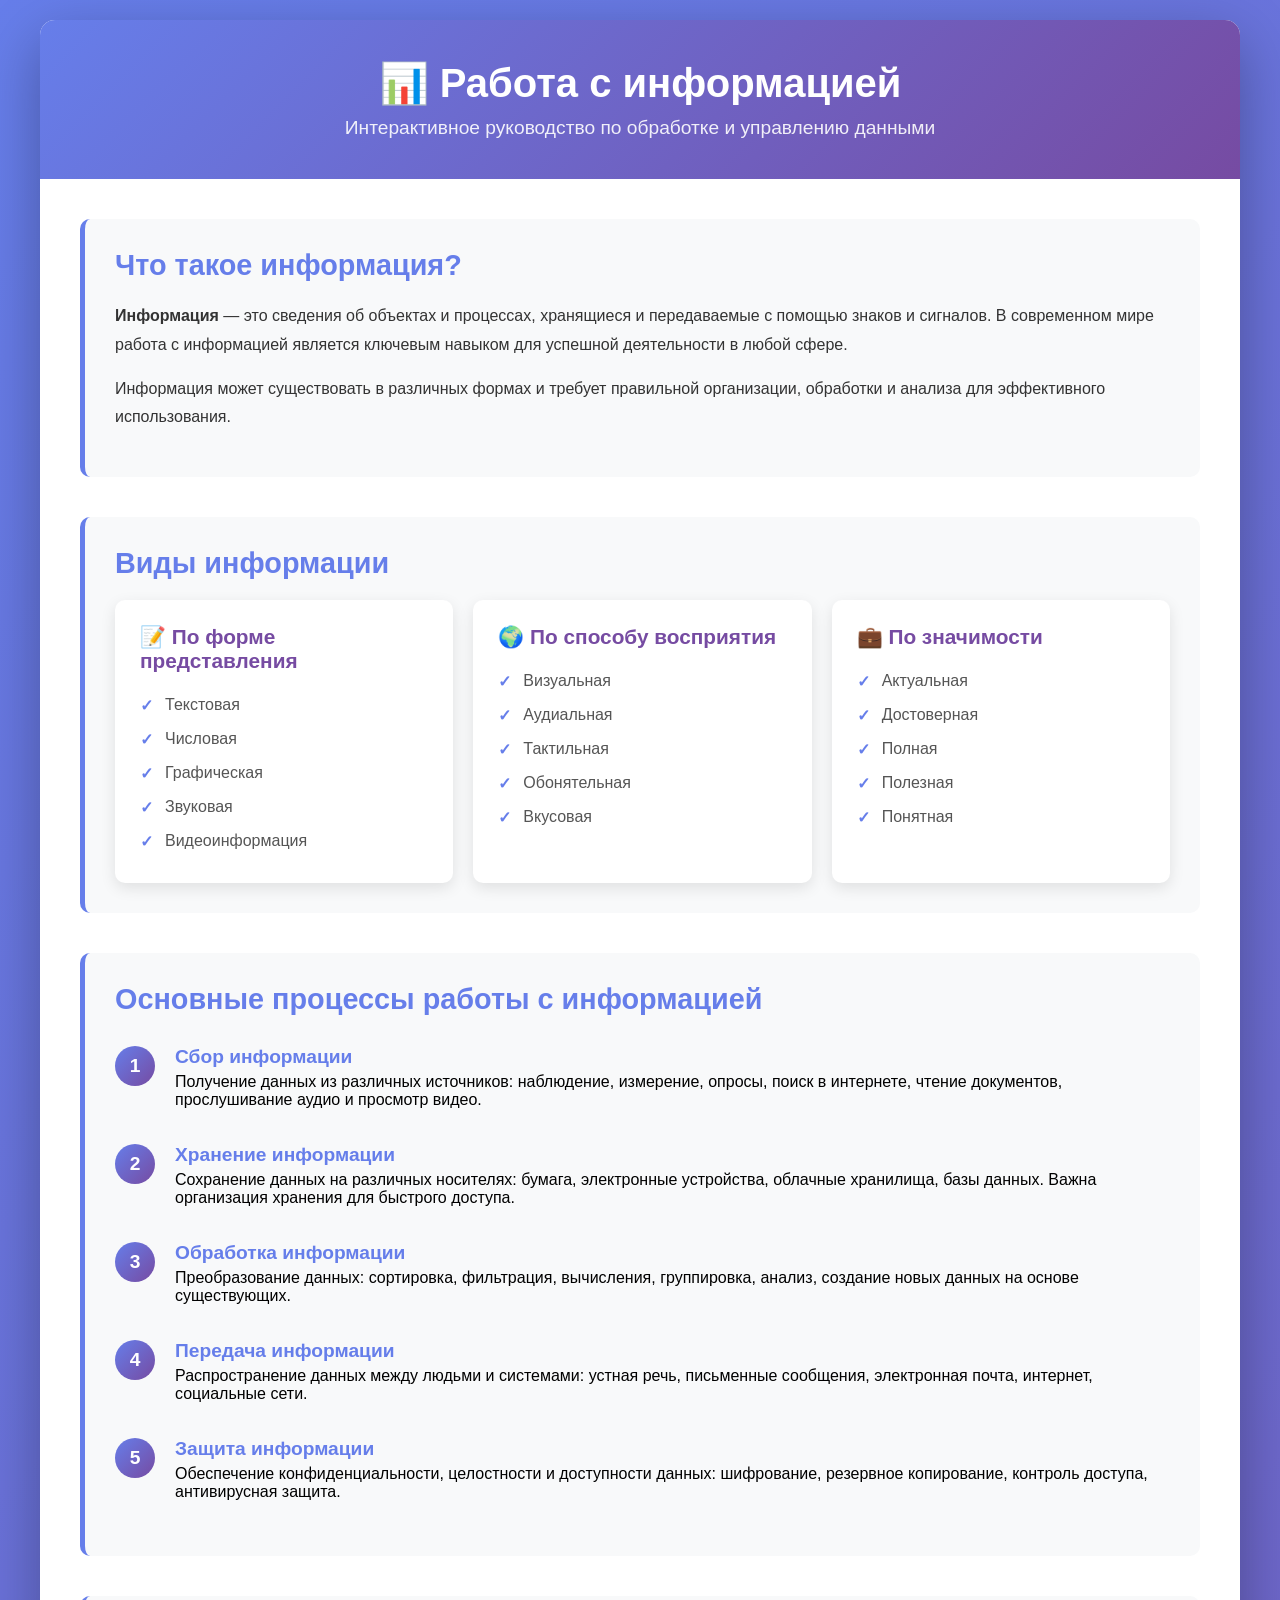
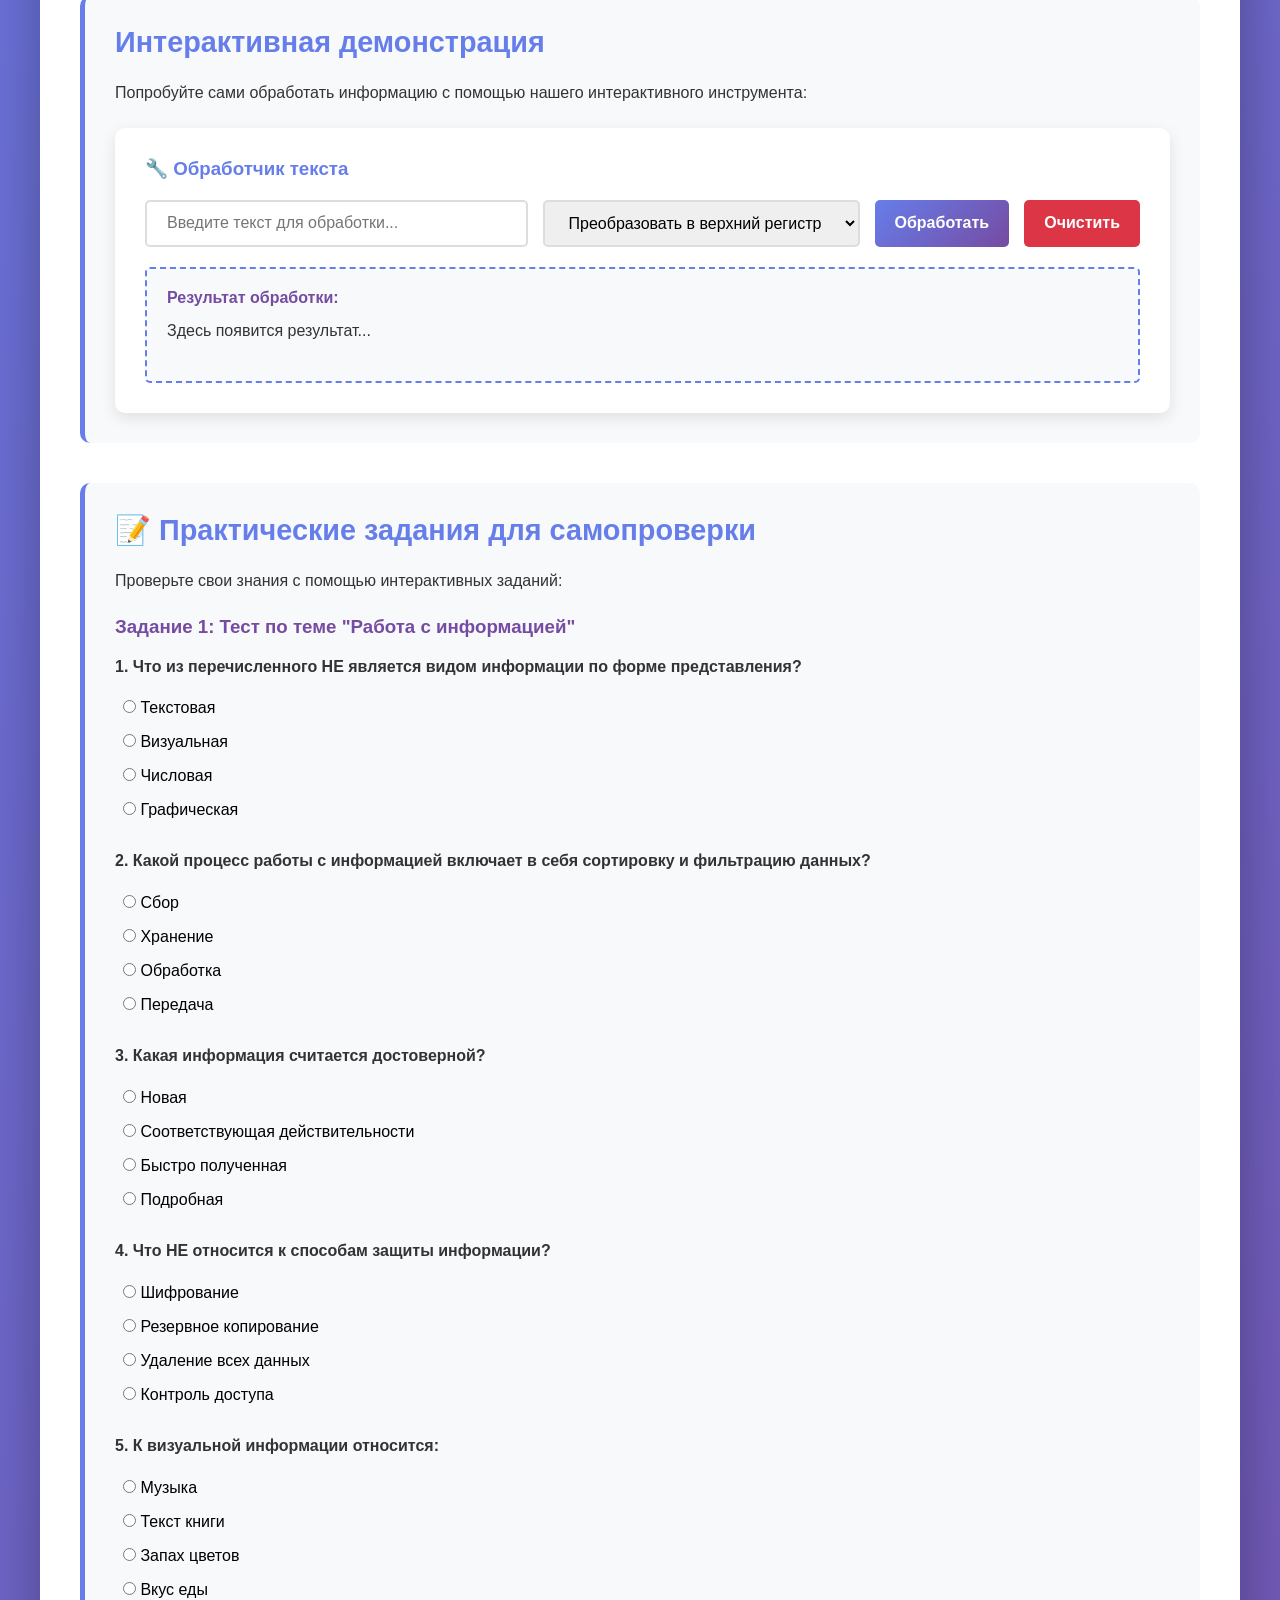
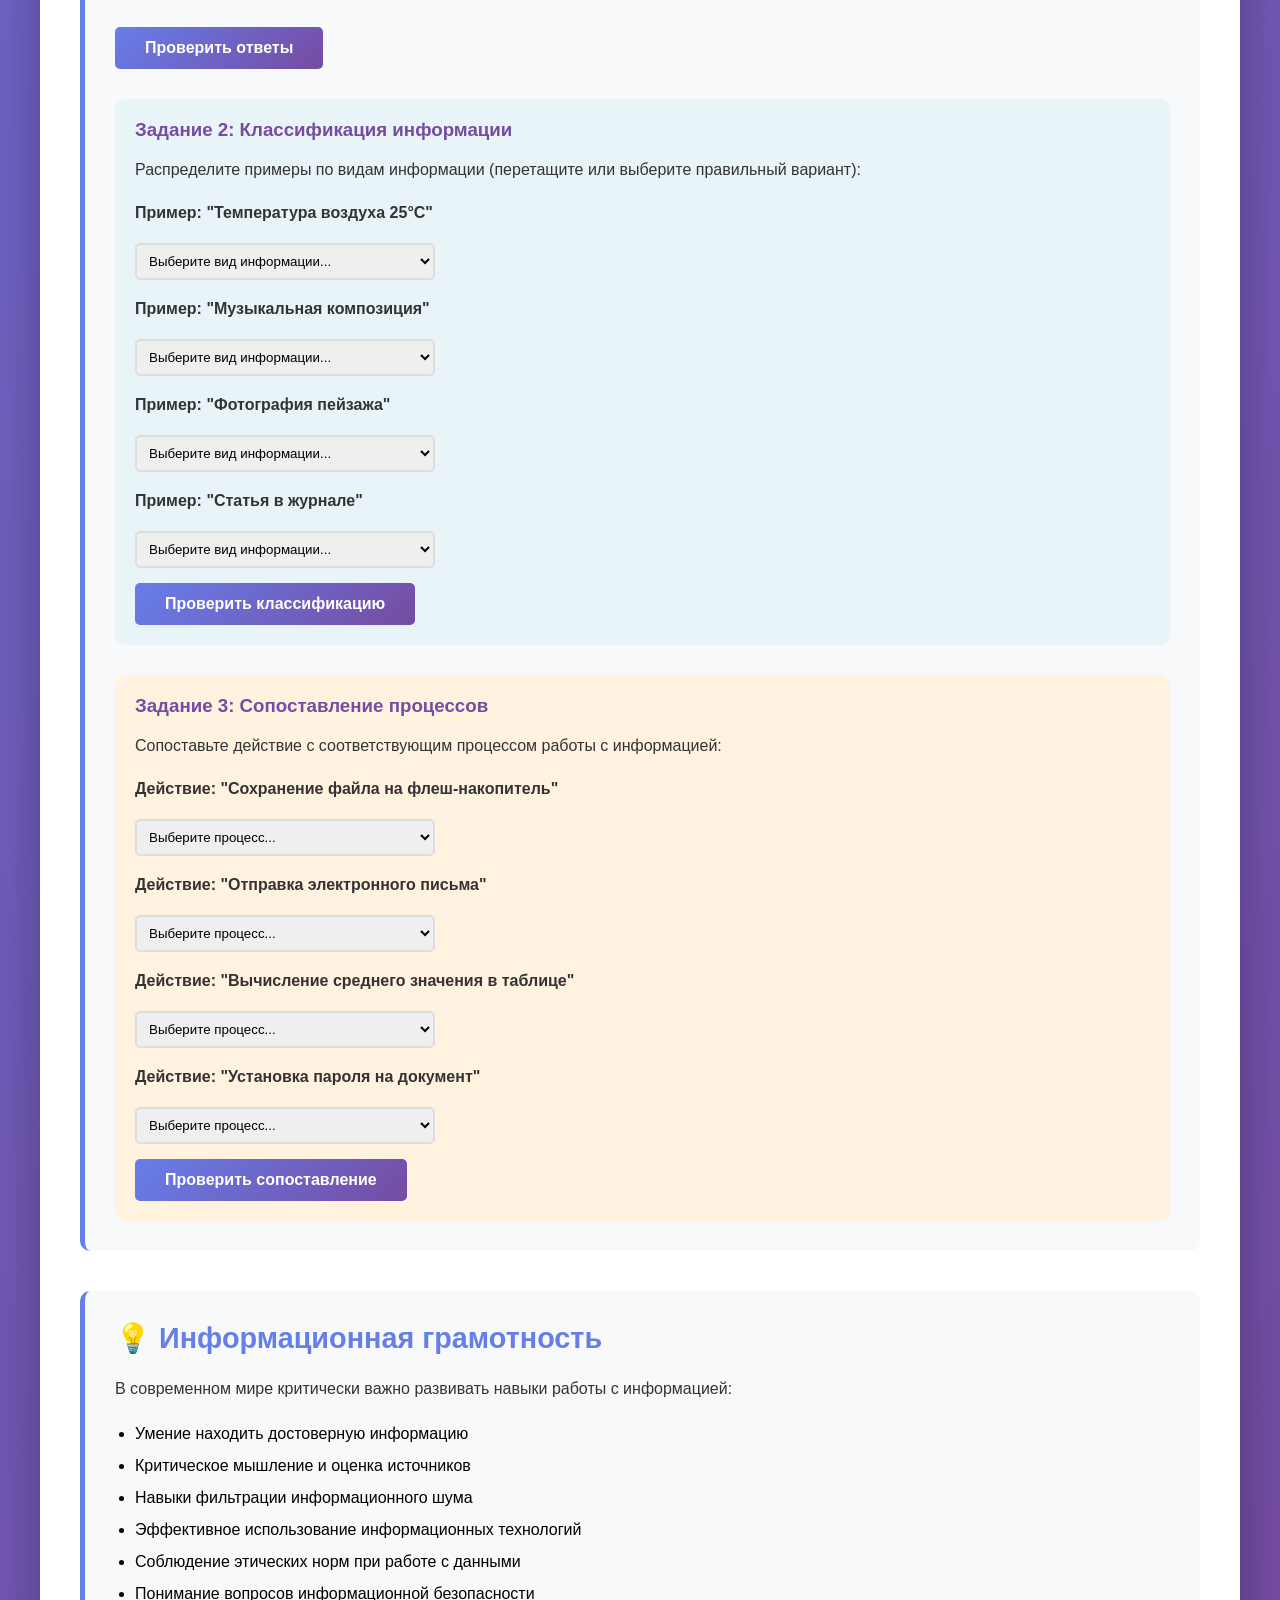
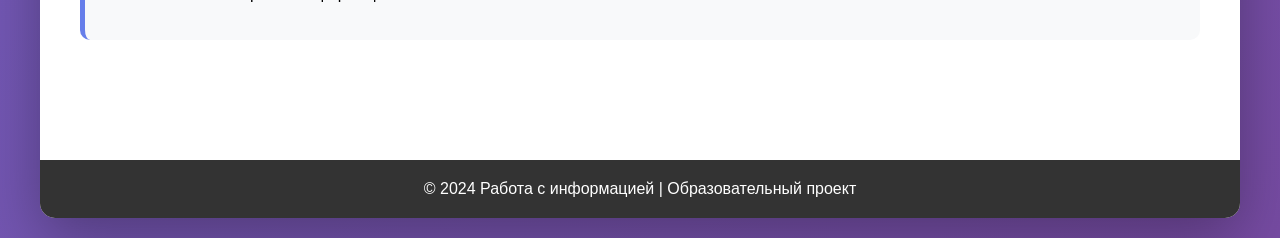
<file: information_work.html>
<!DOCTYPE html>
<html lang="ru">
<head>
    <meta charset="UTF-8">
    <meta name="viewport" content="width=device-width, initial-scale=1.0">
    <title>Работа с информацией</title>
    <style>
        * {
            margin: 0;
            padding: 0;
            box-sizing: border-box;
        }

        body {
            font-family: 'Segoe UI', Tahoma, Geneva, Verdana, sans-serif;
            background: linear-gradient(135deg, #667eea 0%, #764ba2 100%);
            min-height: 100vh;
            padding: 20px;
        }

        .container {
            max-width: 1200px;
            margin: 0 auto;
            background: white;
            border-radius: 15px;
            box-shadow: 0 20px 60px rgba(0, 0, 0, 0.3);
            overflow: hidden;
        }

        header {
            background: linear-gradient(135deg, #667eea 0%, #764ba2 100%);
            color: white;
            padding: 40px;
            text-align: center;
        }

        header h1 {
            font-size: 2.5em;
            margin-bottom: 10px;
        }

        header p {
            font-size: 1.2em;
            opacity: 0.9;
        }

        .content {
            padding: 40px;
        }

        .section {
            margin-bottom: 40px;
            padding: 30px;
            background: #f8f9fa;
            border-radius: 10px;
            border-left: 5px solid #667eea;
        }

        .section h2 {
            color: #667eea;
            margin-bottom: 20px;
            font-size: 1.8em;
        }

        .section p {
            line-height: 1.8;
            color: #333;
            margin-bottom: 15px;
        }

        .info-types {
            display: grid;
            grid-template-columns: repeat(auto-fit, minmax(250px, 1fr));
            gap: 20px;
            margin-top: 20px;
        }

        .info-type-card {
            background: white;
            padding: 25px;
            border-radius: 10px;
            box-shadow: 0 5px 15px rgba(0, 0, 0, 0.1);
            transition: transform 0.3s ease;
        }

        .info-type-card:hover {
            transform: translateY(-5px);
        }

        .info-type-card h3 {
            color: #764ba2;
            margin-bottom: 15px;
            font-size: 1.3em;
        }

        .info-type-card ul {
            list-style: none;
            padding-left: 0;
        }

        .info-type-card li {
            padding: 8px 0;
            color: #555;
            position: relative;
            padding-left: 25px;
        }

        .info-type-card li:before {
            content: "✓";
            position: absolute;
            left: 0;
            color: #667eea;
            font-weight: bold;
        }

        .process-steps {
            counter-reset: step-counter;
            list-style: none;
        }

        .process-steps li {
            position: relative;
            padding-left: 60px;
            margin-bottom: 25px;
            padding-top: 10px;
        }

        .process-steps li:before {
            counter-increment: step-counter;
            content: counter(step-counter);
            position: absolute;
            left: 0;
            top: 10px;
            width: 40px;
            height: 40px;
            background: linear-gradient(135deg, #667eea 0%, #764ba2 100%);
            color: white;
            border-radius: 50%;
            text-align: center;
            line-height: 40px;
            font-weight: bold;
            font-size: 1.2em;
        }

        .process-steps li strong {
            color: #667eea;
            font-size: 1.2em;
            display: block;
            margin-bottom: 5px;
        }

        .interactive-demo {
            background: white;
            padding: 30px;
            border-radius: 10px;
            box-shadow: 0 5px 15px rgba(0, 0, 0, 0.1);
            margin-top: 20px;
        }

        .interactive-demo h3 {
            color: #667eea;
            margin-bottom: 20px;
        }

        .demo-controls {
            display: flex;
            gap: 15px;
            margin-bottom: 20px;
            flex-wrap: wrap;
        }

        .demo-controls input,
        .demo-controls select,
        .demo-controls button {
            padding: 12px 20px;
            border: 2px solid #ddd;
            border-radius: 5px;
            font-size: 1em;
            transition: all 0.3s ease;
        }

        .demo-controls input:focus,
        .demo-controls select:focus {
            border-color: #667eea;
            outline: none;
        }

        .demo-controls button {
            background: linear-gradient(135deg, #667eea 0%, #764ba2 100%);
            color: white;
            border: none;
            cursor: pointer;
            font-weight: bold;
        }

        .demo-controls button:hover {
            transform: translateY(-2px);
            box-shadow: 0 5px 15px rgba(102, 126, 234, 0.4);
        }

        .demo-result {
            background: #f8f9fa;
            padding: 20px;
            border-radius: 5px;
            border: 2px dashed #667eea;
            min-height: 100px;
        }

        .demo-result h4 {
            color: #764ba2;
            margin-bottom: 10px;
        }

        footer {
            background: #333;
            color: white;
            text-align: center;
            padding: 20px;
            margin-top: 40px;
        }

        @media (max-width: 768px) {
            header h1 {
                font-size: 2em;
            }

            .content {
                padding: 20px;
            }

            .section {
                padding: 20px;
            }
        }
    </style>
</head>
<body>
    <div class="container">
        <header>
            <h1>📊 Работа с информацией</h1>
            <p>Интерактивное руководство по обработке и управлению данными</p>
        </header>

        <div class="content">
            <!-- Section 1: Введение -->
            <div class="section">
                <h2>Что такое информация?</h2>
                <p>
                    <strong>Информация</strong> — это сведения об объектах и процессах, хранящиеся и передаваемые с помощью знаков и сигналов. 
                    В современном мире работа с информацией является ключевым навыком для успешной деятельности в любой сфере.
                </p>
                <p>
                    Информация может существовать в различных формах и требует правильной организации, обработки и анализа 
                    для эффективного использования.
                </p>
            </div>

            <!-- Section 2: Виды информации -->
            <div class="section">
                <h2>Виды информации</h2>
                <div class="info-types">
                    <div class="info-type-card">
                        <h3>📝 По форме представления</h3>
                        <ul>
                            <li>Текстовая</li>
                            <li>Числовая</li>
                            <li>Графическая</li>
                            <li>Звуковая</li>
                            <li>Видеоинформация</li>
                        </ul>
                    </div>
                    <div class="info-type-card">
                        <h3>🌍 По способу восприятия</h3>
                        <ul>
                            <li>Визуальная</li>
                            <li>Аудиальная</li>
                            <li>Тактильная</li>
                            <li>Обонятельная</li>
                            <li>Вкусовая</li>
                        </ul>
                    </div>
                    <div class="info-type-card">
                        <h3>💼 По значимости</h3>
                        <ul>
                            <li>Актуальная</li>
                            <li>Достоверная</li>
                            <li>Полная</li>
                            <li>Полезная</li>
                            <li>Понятная</li>
                        </ul>
                    </div>
                </div>
            </div>

            <!-- Section 3: Процессы работы с информацией -->
            <div class="section">
                <h2>Основные процессы работы с информацией</h2>
                <ol class="process-steps">
                    <li>
                        <strong>Сбор информации</strong>
                        Получение данных из различных источников: наблюдение, измерение, опросы, поиск в интернете, 
                        чтение документов, прослушивание аудио и просмотр видео.
                    </li>
                    <li>
                        <strong>Хранение информации</strong>
                        Сохранение данных на различных носителях: бумага, электронные устройства, облачные хранилища, 
                        базы данных. Важна организация хранения для быстрого доступа.
                    </li>
                    <li>
                        <strong>Обработка информации</strong>
                        Преобразование данных: сортировка, фильтрация, вычисления, группировка, анализ, 
                        создание новых данных на основе существующих.
                    </li>
                    <li>
                        <strong>Передача информации</strong>
                        Распространение данных между людьми и системами: устная речь, письменные сообщения, 
                        электронная почта, интернет, социальные сети.
                    </li>
                    <li>
                        <strong>Защита информации</strong>
                        Обеспечение конфиденциальности, целостности и доступности данных: шифрование, 
                        резервное копирование, контроль доступа, антивирусная защита.
                    </li>
                </ol>
            </div>

            <!-- Section 4: Интерактивная демонстрация -->
            <div class="section">
                <h2>Интерактивная демонстрация</h2>
                <p>Попробуйте сами обработать информацию с помощью нашего интерактивного инструмента:</p>
                
                <div class="interactive-demo">
                    <h3>🔧 Обработчик текста</h3>
                    <div class="demo-controls">
                        <input type="text" id="textInput" placeholder="Введите текст для обработки..." style="flex: 1; min-width: 200px;">
                        <select id="operationSelect">
                            <option value="uppercase">Преобразовать в верхний регистр</option>
                            <option value="lowercase">Преобразовать в нижний регистр</option>
                            <option value="reverse">Развернуть текст</option>
                            <option value="length">Подсчитать длину</option>
                            <option value="words">Подсчитать слова</option>
                            <option value="removeSpaces">Удалить пробелы</option>
                        </select>
                        <button onclick="processText()">Обработать</button>
                        <button onclick="clearText()" style="background: #dc3545;">Очистить</button>
                    </div>
                    <div class="demo-result">
                        <h4>Результат обработки:</h4>
                        <p id="resultOutput">Здесь появится результат...</p>
                    </div>
                </div>
            </div>

            <!-- Section 5: Практические задания -->
            <div class="section">
                <h2>📝 Практические задания для самопроверки</h2>
                <p>Проверьте свои знания с помощью интерактивных заданий:</p>
                
                <!-- Задание 1: Тест -->
                <div class="quiz-container" style="margin-top: 20px;">
                    <h3 style="color: #764ba2; margin-bottom: 15px;">Задание 1: Тест по теме "Работа с информацией"</h3>
                    <div id="quiz">
                        <div class="question" style="margin-bottom: 20px;">
                            <p style="font-weight: bold; margin-bottom: 10px;">1. Что из перечисленного НЕ является видом информации по форме представления?</p>
                            <label style="display: block; padding: 8px; cursor: pointer;"><input type="radio" name="q1" value="a"> Текстовая</label>
                            <label style="display: block; padding: 8px; cursor: pointer;"><input type="radio" name="q1" value="b"> Визуальная</label>
                            <label style="display: block; padding: 8px; cursor: pointer;"><input type="radio" name="q1" value="c"> Числовая</label>
                            <label style="display: block; padding: 8px; cursor: pointer;"><input type="radio" name="q1" value="d"> Графическая</label>
                        </div>
                        
                        <div class="question" style="margin-bottom: 20px;">
                            <p style="font-weight: bold; margin-bottom: 10px;">2. Какой процесс работы с информацией включает в себя сортировку и фильтрацию данных?</p>
                            <label style="display: block; padding: 8px; cursor: pointer;"><input type="radio" name="q2" value="a"> Сбор</label>
                            <label style="display: block; padding: 8px; cursor: pointer;"><input type="radio" name="q2" value="b"> Хранение</label>
                            <label style="display: block; padding: 8px; cursor: pointer;"><input type="radio" name="q2" value="c"> Обработка</label>
                            <label style="display: block; padding: 8px; cursor: pointer;"><input type="radio" name="q2" value="d"> Передача</label>
                        </div>
                        
                        <div class="question" style="margin-bottom: 20px;">
                            <p style="font-weight: bold; margin-bottom: 10px;">3. Какая информация считается достоверной?</p>
                            <label style="display: block; padding: 8px; cursor: pointer;"><input type="radio" name="q3" value="a"> Новая</label>
                            <label style="display: block; padding: 8px; cursor: pointer;"><input type="radio" name="q3" value="b"> Соответствующая действительности</label>
                            <label style="display: block; padding: 8px; cursor: pointer;"><input type="radio" name="q3" value="c"> Быстро полученная</label>
                            <label style="display: block; padding: 8px; cursor: pointer;"><input type="radio" name="q3" value="d"> Подробная</label>
                        </div>
                        
                        <div class="question" style="margin-bottom: 20px;">
                            <p style="font-weight: bold; margin-bottom: 10px;">4. Что НЕ относится к способам защиты информации?</p>
                            <label style="display: block; padding: 8px; cursor: pointer;"><input type="radio" name="q4" value="a"> Шифрование</label>
                            <label style="display: block; padding: 8px; cursor: pointer;"><input type="radio" name="q4" value="b"> Резервное копирование</label>
                            <label style="display: block; padding: 8px; cursor: pointer;"><input type="radio" name="q4" value="c"> Удаление всех данных</label>
                            <label style="display: block; padding: 8px; cursor: pointer;"><input type="radio" name="q4" value="d"> Контроль доступа</label>
                        </div>
                        
                        <div class="question" style="margin-bottom: 20px;">
                            <p style="font-weight: bold; margin-bottom: 10px;">5. К визуальной информации относится:</p>
                            <label style="display: block; padding: 8px; cursor: pointer;"><input type="radio" name="q5" value="a"> Музыка</label>
                            <label style="display: block; padding: 8px; cursor: pointer;"><input type="radio" name="q5" value="b"> Текст книги</label>
                            <label style="display: block; padding: 8px; cursor: pointer;"><input type="radio" name="q5" value="c"> Запах цветов</label>
                            <label style="display: block; padding: 8px; cursor: pointer;"><input type="radio" name="q5" value="d"> Вкус еды</label>
                        </div>
                        
                        <button onclick="checkQuiz()" style="background: linear-gradient(135deg, #667eea 0%, #764ba2 100%); color: white; border: none; padding: 12px 30px; border-radius: 5px; font-size: 1em; cursor: pointer; font-weight: bold;">Проверить ответы</button>
                        <div id="quizResult" style="margin-top: 20px; padding: 15px; border-radius: 5px; display: none;"></div>
                    </div>
                </div>
                
                <!-- Задание 2: Практическое упражнение -->
                <div class="practice-exercise" style="margin-top: 30px; padding: 20px; background: #e8f4f8; border-radius: 10px;">
                    <h3 style="color: #764ba2; margin-bottom: 15px;">Задание 2: Классификация информации</h3>
                    <p style="margin-bottom: 15px;">Распределите примеры по видам информации (перетащите или выберите правильный вариант):</p>
                    
                    <div class="classification-task">
                        <div style="margin-bottom: 15px;">
                            <p style="font-weight: bold;">Пример: "Температура воздуха 25°C"</p>
                            <select id="class1" style="padding: 8px; border: 2px solid #ddd; border-radius: 5px; width: 100%; max-width: 300px;">
                                <option value="">Выберите вид информации...</option>
                                <option value="text">Текстовая</option>
                                <option value="numeric">Числовая</option>
                                <option value="graphic">Графическая</option>
                                <option value="sound">Звуковая</option>
                            </select>
                        </div>
                        
                        <div style="margin-bottom: 15px;">
                            <p style="font-weight: bold;">Пример: "Музыкальная композиция"</p>
                            <select id="class2" style="padding: 8px; border: 2px solid #ddd; border-radius: 5px; width: 100%; max-width: 300px;">
                                <option value="">Выберите вид информации...</option>
                                <option value="text">Текстовая</option>
                                <option value="numeric">Числовая</option>
                                <option value="graphic">Графическая</option>
                                <option value="sound">Звуковая</option>
                            </select>
                        </div>
                        
                        <div style="margin-bottom: 15px;">
                            <p style="font-weight: bold;">Пример: "Фотография пейзажа"</p>
                            <select id="class3" style="padding: 8px; border: 2px solid #ddd; border-radius: 5px; width: 100%; max-width: 300px;">
                                <option value="">Выберите вид информации...</option>
                                <option value="text">Текстовая</option>
                                <option value="numeric">Числовая</option>
                                <option value="graphic">Графическая</option>
                                <option value="sound">Звуковая</option>
                            </select>
                        </div>
                        
                        <div style="margin-bottom: 15px;">
                            <p style="font-weight: bold;">Пример: "Статья в журнале"</p>
                            <select id="class4" style="padding: 8px; border: 2px solid #ddd; border-radius: 5px; width: 100%; max-width: 300px;">
                                <option value="">Выберите вид информации...</option>
                                <option value="text">Текстовая</option>
                                <option value="numeric">Числовая</option>
                                <option value="graphic">Графическая</option>
                                <option value="sound">Звуковая</option>
                            </select>
                        </div>
                        
                        <button onclick="checkClassification()" style="background: linear-gradient(135deg, #667eea 0%, #764ba2 100%); color: white; border: none; padding: 12px 30px; border-radius: 5px; font-size: 1em; cursor: pointer; font-weight: bold;">Проверить классификацию</button>
                        <div id="classResult" style="margin-top: 20px; padding: 15px; border-radius: 5px; display: none;"></div>
                    </div>
                </div>
                
                <!-- Задание 3: Сопоставление процессов -->
                <div class="matching-task" style="margin-top: 30px; padding: 20px; background: #fff3e0; border-radius: 10px;">
                    <h3 style="color: #764ba2; margin-bottom: 15px;">Задание 3: Сопоставление процессов</h3>
                    <p style="margin-bottom: 15px;">Сопоставьте действие с соответствующим процессом работы с информацией:</p>
                    
                    <div class="matching-pairs">
                        <div style="margin-bottom: 15px;">
                            <p style="font-weight: bold;">Действие: "Сохранение файла на флеш-накопитель"</p>
                            <select id="match1" style="padding: 8px; border: 2px solid #ddd; border-radius: 5px; width: 100%; max-width: 300px;">
                                <option value="">Выберите процесс...</option>
                                <option value="collection">Сбор</option>
                                <option value="storage">Хранение</option>
                                <option value="processing">Обработка</option>
                                <option value="transfer">Передача</option>
                                <option value="protection">Защита</option>
                            </select>
                        </div>
                        
                        <div style="margin-bottom: 15px;">
                            <p style="font-weight: bold;">Действие: "Отправка электронного письма"</p>
                            <select id="match2" style="padding: 8px; border: 2px solid #ddd; border-radius: 5px; width: 100%; max-width: 300px;">
                                <option value="">Выберите процесс...</option>
                                <option value="collection">Сбор</option>
                                <option value="storage">Хранение</option>
                                <option value="processing">Обработка</option>
                                <option value="transfer">Передача</option>
                                <option value="protection">Защита</option>
                            </select>
                        </div>
                        
                        <div style="margin-bottom: 15px;">
                            <p style="font-weight: bold;">Действие: "Вычисление среднего значения в таблице"</p>
                            <select id="match3" style="padding: 8px; border: 2px solid #ddd; border-radius: 5px; width: 100%; max-width: 300px;">
                                <option value="">Выберите процесс...</option>
                                <option value="collection">Сбор</option>
                                <option value="storage">Хранение</option>
                                <option value="processing">Обработка</option>
                                <option value="transfer">Передача</option>
                                <option value="protection">Защита</option>
                            </select>
                        </div>
                        
                        <div style="margin-bottom: 15px;">
                            <p style="font-weight: bold;">Действие: "Установка пароля на документ"</p>
                            <select id="match4" style="padding: 8px; border: 2px solid #ddd; border-radius: 5px; width: 100%; max-width: 300px;">
                                <option value="">Выберите процесс...</option>
                                <option value="collection">Сбор</option>
                                <option value="storage">Хранение</option>
                                <option value="processing">Обработка</option>
                                <option value="transfer">Передача</option>
                                <option value="protection">Защита</option>
                            </select>
                        </div>
                        
                        <button onclick="checkMatching()" style="background: linear-gradient(135deg, #667eea 0%, #764ba2 100%); color: white; border: none; padding: 12px 30px; border-radius: 5px; font-size: 1em; cursor: pointer; font-weight: bold;">Проверить сопоставление</button>
                        <div id="matchResult" style="margin-top: 20px; padding: 15px; border-radius: 5px; display: none;"></div>
                    </div>
                </div>
            </div>

            <!-- Section 6: Информационная грамотность -->
            <div class="section">
                <h2>💡 Информационная грамотность</h2>
                <p>
                    В современном мире критически важно развивать навыки работы с информацией:
                </p>
                <ul style="margin-left: 20px; line-height: 2;">
                    <li>Умение находить достоверную информацию</li>
                    <li>Критическое мышление и оценка источников</li>
                    <li>Навыки фильтрации информационного шума</li>
                    <li>Эффективное использование информационных технологий</li>
                    <li>Соблюдение этических норм при работе с данными</li>
                    <li>Понимание вопросов информационной безопасности</li>
                </ul>
            </div>
        </div>

        <footer>
            <p>© 2024 Работа с информацией | Образовательный проект</p>
        </footer>
    </div>

    <script>
        function processText() {
            const text = document.getElementById('textInput').value;
            const operation = document.getElementById('operationSelect').value;
            const resultOutput = document.getElementById('resultOutput');
            
            if (!text.trim()) {
                resultOutput.textContent = '⚠️ Пожалуйста, введите текст для обработки';
                resultOutput.style.color = '#dc3545';
                return;
            }

            let result = '';
            
            switch(operation) {
                case 'uppercase':
                    result = text.toUpperCase();
                    break;
                case 'lowercase':
                    result = text.toLowerCase();
                    break;
                case 'reverse':
                    result = text.split('').reverse().join('');
                    break;
                case 'length':
                    result = `Длина текста: ${text.length} символов(а)`;
                    break;
                case 'words':
                    const words = text.trim().split(/\s+/).filter(word => word.length > 0);
                    result = `Количество слов: ${words.length}`;
                    break;
                case 'removeSpaces':
                    result = text.replace(/\s/g, '');
                    break;
                default:
                    result = 'Выберите операцию';
            }

            resultOutput.textContent = result;
            resultOutput.style.color = '#333';
        }

        function clearText() {
            document.getElementById('textInput').value = '';
            document.getElementById('resultOutput').textContent = 'Здесь появится результат...';
            document.getElementById('resultOutput').style.color = '#333';
        }

        // Allow Enter key to trigger processing
        document.getElementById('textInput').addEventListener('keypress', function(e) {
            if (e.key === 'Enter') {
                processText();
            }
        });

        // Проверка теста
        function checkQuiz() {
            const answers = {
                q1: 'b',
                q2: 'c',
                q3: 'b',
                q4: 'c',
                q5: 'b'
            };
            
            let score = 0;
            let total = 5;
            
            for (let i = 1; i <= total; i++) {
                const selected = document.querySelector(`input[name="q${i}"]:checked`);
                if (selected && selected.value === answers[`q${i}`]) {
                    score++;
                }
            }
            
            const resultDiv = document.getElementById('quizResult');
            resultDiv.style.display = 'block';
            
            if (score === total) {
                resultDiv.style.background = '#d4edda';
                resultDiv.style.color = '#155724';
                resultDiv.innerHTML = `<strong>🎉 Отлично!</strong> Вы набрали ${score} из ${total} баллов. Все ответы верны!`;
            } else if (score >= 3) {
                resultDiv.style.background = '#fff3cd';
                resultDiv.style.color = '#856404';
                resultDiv.innerHTML = `<strong>👍 Хорошо!</strong> Вы набрали ${score} из ${total} баллов. Но можно лучше!`;
            } else {
                resultDiv.style.background = '#f8d7da';
                resultDiv.style.color = '#721c24';
                resultDiv.innerHTML = `<strong>📚 Нужно повторить!</strong> Вы набрали ${score} из ${total} баллов. Рекомендуется изучить материал ещё раз.`;
            }
        }

        // Проверка классификации
        function checkClassification() {
            const answers = {
                class1: 'numeric',
                class2: 'sound',
                class3: 'graphic',
                class4: 'text'
            };
            
            let correct = 0;
            let total = 4;
            
            for (let i = 1; i <= total; i++) {
                const selected = document.getElementById(`class${i}`).value;
                if (selected === answers[`class${i}`]) {
                    correct++;
                }
            }
            
            const resultDiv = document.getElementById('classResult');
            resultDiv.style.display = 'block';
            
            if (correct === total) {
                resultDiv.style.background = '#d4edda';
                resultDiv.style.color = '#155724';
                resultDiv.innerHTML = `<strong>🎉 Превосходно!</strong> Все ${correct} из ${total} ответов верны!`;
            } else if (correct >= 2) {
                resultDiv.style.background = '#fff3cd';
                resultDiv.style.color = '#856404';
                resultDiv.innerHTML = `<strong>👍 Неплохо!</strong> ${correct} из ${total} правильных ответов.`;
            } else {
                resultDiv.style.background = '#f8d7da';
                resultDiv.style.color = '#721c24';
                resultDiv.innerHTML = `<strong>📚 Попробуйте ещё раз!</strong> Правильно только ${correct} из ${total}.`;
            }
        }

        // Проверка сопоставления
        function checkMatching() {
            const answers = {
                match1: 'storage',
                match2: 'transfer',
                match3: 'processing',
                match4: 'protection'
            };
            
            let correct = 0;
            let total = 4;
            
            for (let i = 1; i <= total; i++) {
                const selected = document.getElementById(`match${i}`).value;
                if (selected === answers[`match${i}`]) {
                    correct++;
                }
            }
            
            const resultDiv = document.getElementById('matchResult');
            resultDiv.style.display = 'block';
            
            if (correct === total) {
                resultDiv.style.background = '#d4edda';
                resultDiv.style.color = '#155724';
                resultDiv.innerHTML = `<strong>🎉 Великолепно!</strong> Все ${correct} из ${total} сопоставлений верны!`;
            } else if (correct >= 2) {
                resultDiv.style.background = '#fff3cd';
                resultDiv.style.color = '#856404';
                resultDiv.innerHTML = `<strong>👍 Хорошо!</strong> ${correct} из ${total} правильных сопоставлений.`;
            } else {
                resultDiv.style.background = '#f8d7da';
                resultDiv.style.color = '#721c24';
                resultDiv.innerHTML = `<strong>📚 Изучите процессы ещё раз!</strong> Только ${correct} из ${total} верны.`;
            }
        }

        // Allow Enter key to trigger processing
        document.getElementById('textInput').addEventListener('keypress', function(e) {
            if (e.key === 'Enter') {
                processText();
            }
        });
    </script>
</body>
</html>
</file>
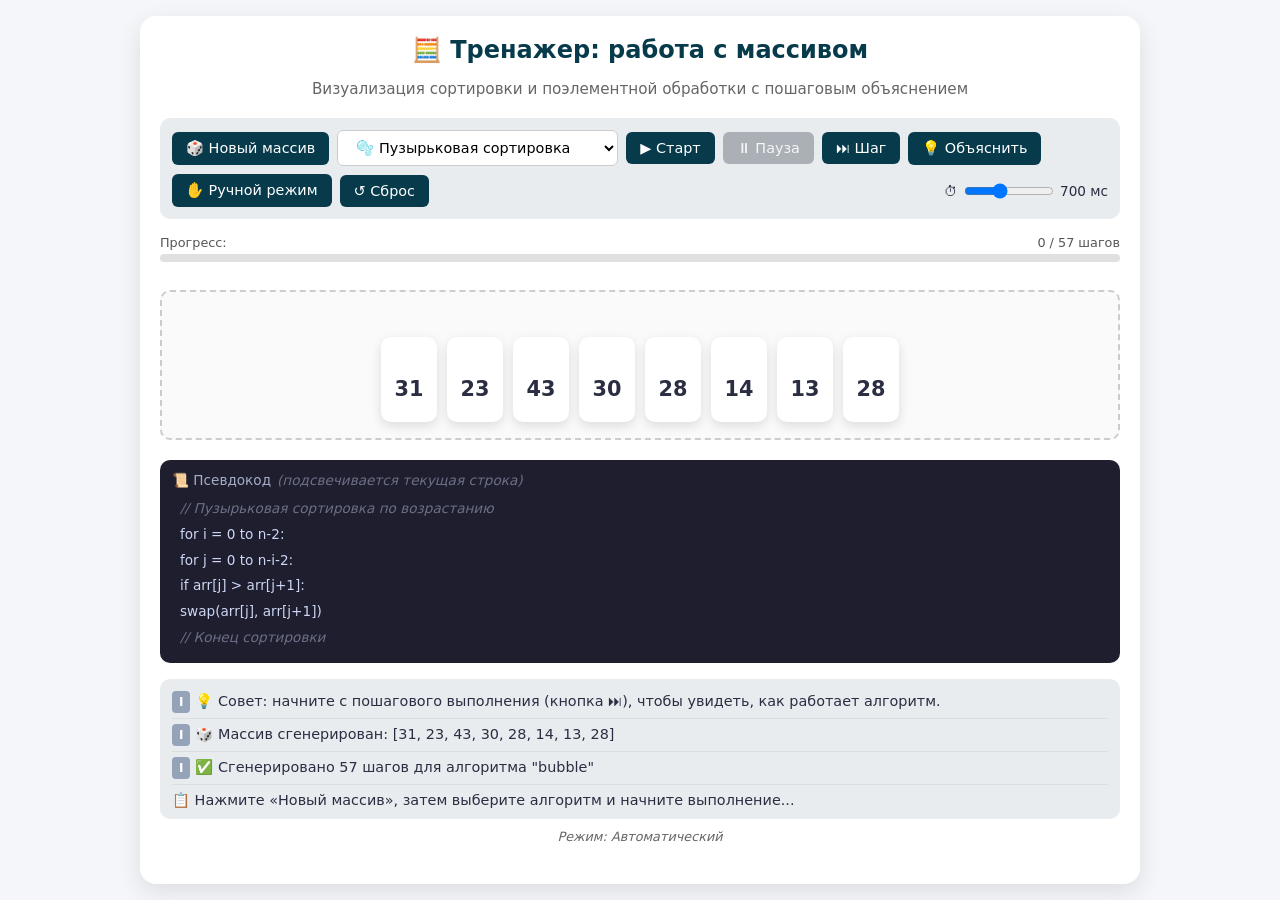
<file: public/array-trainer.html>
<!DOCTYPE html>
<html lang="ru">
<head>
  <meta charset="UTF-8">
  <meta name="viewport" content="width=device-width, initial-scale=1.0">
  <title>Кинестетический тренажер: работа с массивом</title>
  <style>
    :root {
      --bg: #f4f6f9;
      --card-bg: #ffffff;
      --card-shadow: 0 4px 12px rgba(0,0,0,0.12);
      --compare: #ffd166;
      --swap: #ef476f;
      --process: #06d6a0;
      --selected: #118ab2;
      --text: #2b2d42;
      --btn: #073b4c;
      --btn-hover: #118ab2;
      --log-bg: #e9ecef;
      --code-bg: #1e1e2e;
      --code-text: #cdd6f4;
      --code-highlight: #f9e2af;
      --progress-bg: #e0e0e0;
      --progress-fill: #118ab2;
    }

    * { box-sizing: border-box; margin: 0; padding: 0; font-family: 'Segoe UI', system-ui, sans-serif; }
    body { background: var(--bg); color: var(--text); padding: 16px; display: flex; justify-content: center; min-height: 100vh; }
    .container { max-width: 1000px; width: 100%; background: white; border-radius: 16px; padding: 20px; box-shadow: 0 8px 24px rgba(0,0,0,0.1); }

    h1 { text-align: center; margin-bottom: 16px; font-size: 1.5rem; color: var(--btn); }
    .subtitle { text-align: center; color: #666; margin-bottom: 20px; font-size: 0.95rem; }

    .controls { display: flex; flex-wrap: wrap; gap: 8px; align-items: center; margin-bottom: 16px; background: var(--log-bg); padding: 12px; border-radius: 10px; }
    button, select { padding: 8px 14px; border: none; border-radius: 6px; cursor: pointer; font-weight: 500; transition: 0.2s; font-size: 0.9rem; }
    button { background: var(--btn); color: white; }
    button:hover:not(:disabled) { background: var(--btn-hover); }
    button:disabled { opacity: 0.5; cursor: not-allowed; }
    button.secondary { background: #6c757d; }
    button.secondary:hover { background: #5a6268; }
    select { background: white; border: 1px solid #ccc; }
    .speed-control { display: flex; align-items: center; gap: 6px; margin-left: auto; font-size: 0.85rem; }
    input[type="range"] { width: 90px; }

    .progress-wrap { margin: 12px 0; }
    .progress-label { display: flex; justify-content: space-between; font-size: 0.8rem; color: #555; margin-bottom: 4px; }
    .progress-bar { height: 8px; background: var(--progress-bg); border-radius: 4px; overflow: hidden; }
    .progress-fill { height: 100%; background: var(--progress-fill); width: 0%; transition: width 0.3s; }

    .array-section { margin: 20px 0; }
    .array-header { display: flex; justify-content: center; gap: 12px; margin-bottom: 8px; font-weight: 600; color: #555; font-size: 0.85rem; }
    .array-area { min-height: 150px; display: flex; justify-content: center; align-items: flex-end; gap: 10px; padding: 16px 0; border: 2px dashed #ccc; border-radius: 10px; background: #fafafa; }

    .card {
      width: 56px; height: 85px;
      background: var(--card-bg);
      border-radius: 10px;
      display: flex;
      flex-direction: column;
      align-items: center;
      justify-content: center;
      font-weight: bold;
      box-shadow: var(--card-shadow);
      transition: all 0.3s ease;
      cursor: pointer;
      user-select: none;
      position: relative;
      border: 2px solid transparent;
    }
    .card:hover { transform: translateY(-3px); box-shadow: 0 6px 14px rgba(0,0,0,0.15); }

    .card-index { position: absolute; top: -22px; font-size: 0.75rem; color: #666; background: #f0f0f0; padding: 2px 6px; border-radius: 4px; }
    .card-value { font-size: 1.3rem; margin-top: 18px; }
    .card-compare { position: absolute; bottom: -24px; font-size: 0.7rem; color: #333; background: white; padding: 2px 5px; border-radius: 3px; border: 1px solid #ddd; white-space: nowrap; }

    .card.comparing { background: var(--compare); border-color: #e0b84a; box-shadow: 0 0 0 3px rgba(255,209,102,0.4); }
    .card.swapping { background: var(--swap); color: white; transform: scale(1.1); z-index: 20; animation: pulse 0.4s ease; }
    @keyframes pulse { 0%,100%{transform:scale(1)}50%{transform:scale(1.15)} }
    .card.processing { background: var(--process); color: white; }
    .card.selected { background: var(--selected); color: white; border-color: #0a6a82; transform: translateY(-8px) scale(1.08); }
    .card.done { background: #8ac926; color: white; }
    .card.moving { transition: transform 0.4s ease-in-out; z-index: 15; }

    .code-section { margin: 16px 0; background: var(--code-bg); border-radius: 10px; padding: 12px; }
    .code-title { color: #a6adc8; font-size: 0.85rem; margin-bottom: 8px; display: flex; align-items: center; gap: 6px; }
    .pseudocode { font-family: 'Consolas', monospace; font-size: 0.85rem; color: var(--code-text); line-height: 1.6; }
    .pseudocode-line { padding: 2px 8px; border-radius: 4px; display: block; }
    .pseudocode-line.active { background: var(--code-highlight); color: #1e1e2e; font-weight: 600; }
    .pseudocode-comment { color: #6c7086; font-style: italic; }

    .log-panel { background: var(--log-bg); padding: 12px; border-radius: 10px; height: 140px; overflow-y: auto; font-family: 'Consolas', monospace; font-size: 0.9rem; line-height: 1.5; }
    .log-panel p { margin-bottom: 5px; padding-bottom: 5px; border-bottom: 1px solid #ddd; }
    .log-panel p:last-child { border-bottom: none; }

    .badge { display: inline-block; padding: 2px 7px; border-radius: 4px; font-size: 0.75rem; margin-right: 5px; font-weight: 600; }
    .badge.c { background: var(--compare); color: #333; }
    .badge.s { background: var(--swap); color: white; }
    .badge.p { background: var(--process); color: white; }
    .badge.m { background: var(--selected); color: white; }
    .badge.i { background: #94a3b8; color: white; }

    .hint { font-size: 0.8rem; color: #666; margin-top: 10px; text-align: center; font-style: italic; }
    .comparison-result { text-align: center; margin: 8px 0; font-weight: 600; padding: 6px 12px; border-radius: 6px; min-height: 24px; }
    .comparison-result.yes { background: #d4edda; color: #155724; }
    .comparison-result.no { background: #f8d7da; color: #721c24; }
    .comparison-result.hidden { display: none; }

    .modal { display: none; position: fixed; top: 0; left: 0; width: 100%; height: 100%; background: rgba(0,0,0,0.5); justify-content: center; align-items: center; z-index: 100; }
    .modal.active { display: flex; }
    .modal-content { background: white; padding: 20px; border-radius: 12px; max-width: 500px; width: 90%; max-height: 80vh; overflow-y: auto; }
    .modal-title { font-weight: bold; margin-bottom: 12px; font-size: 1.1rem; }
    .modal-close { float: right; cursor: pointer; font-size: 1.2rem; }
  </style>
</head>
<body>
  <div class="container">
    <h1>🧮 Тренажер: работа с массивом</h1>
    <p class="subtitle">Визуализация сортировки и поэлементной обработки с пошаговым объяснением</p>

    <div class="controls">
      <button id="generate">🎲 Новый массив</button>
      <select id="algorithm">
        <option value="bubble">🫧 Пузырьковая сортировка</option>
        <option value="process">🔄 Обработка: +10 к каждому</option>
        <option value="find-max">🔍 Поиск максимума</option>
      </select>
      <button id="run">▶ Старт</button>
      <button id="pause" class="secondary" disabled>⏸ Пауза</button>
      <button id="step">⏭ Шаг</button>
      <button id="explain">💡 Объяснить</button>
      <button id="manual">✋ Ручной режим</button>
      <button id="reset">↺ Сброс</button>
      <div class="speed-control">
        <span>⏱</span>
        <input type="range" id="speed" min="200" max="1500" value="700">
        <span id="speedVal">700 мс</span>
      </div>
    </div>

    <div class="progress-wrap">
      <div class="progress-label">
        <span>Прогресс:</span>
        <span id="progressText">0 / 0 шагов</span>
      </div>
      <div class="progress-bar">
        <div class="progress-fill" id="progressFill"></div>
      </div>
    </div>

    <div class="array-section">
      <div class="array-header" id="indexHeader"></div>
      <div class="array-area" id="arrayContainer"></div>
      <div class="comparison-result hidden" id="compareResult"></div>
    </div>

    <div class="code-section">
      <div class="code-title">📜 Псевдокод <span class="pseudocode-comment">(подсвечивается текущая строка)</span></div>
      <div class="pseudocode" id="pseudoCode"></div>
    </div>

    <div class="log-panel" id="logPanel">
      <p>📋 Нажмите «Новый массив», затем выберите алгоритм и начните выполнение...</p>
    </div>

    <div class="hint" id="modeHint">Режим: Автоматический • Клик по карточке в ручном режиме позволяет менять элементы местами</div>
  </div>

  <div class="modal" id="explainModal">
    <div class="modal-content">
      <span class="modal-close" id="modalClose">&times;</span>
      <div class="modal-title" id="modalTitle">Объяснение шага</div>
      <div id="modalBody"></div>
    </div>
  </div>

  <script>
    const state = {
      baseArr: [], workArr: [], steps: [], currentStep: 0,
      isRunning: false, isPaused: false, manualMode: false,
      selectedCard: null, speed: 700, currentExplanation: null
    };

    const dom = {
      container: document.getElementById('arrayContainer'),
      indexHeader: document.getElementById('indexHeader'),
      log: document.getElementById('logPanel'),
      pseudo: document.getElementById('pseudoCode'),
      progressFill: document.getElementById('progressFill'),
      progressText: document.getElementById('progressText'),
      compareResult: document.getElementById('compareResult'),
      speedSlider: document.getElementById('speed'),
      speedVal: document.getElementById('speedVal'),
      modeHint: document.getElementById('modeHint'),
      modal: document.getElementById('explainModal'),
      modalBody: document.getElementById('modalBody'),
      modalTitle: document.getElementById('modalTitle')
    };

    const delay = ms => new Promise(resolve => setTimeout(resolve, ms));

    const addLog = (message, type = '') => {
      const p = document.createElement('p');
      if (type) {
        const badge = document.createElement('span');
        badge.className = `badge ${type}`;
        badge.textContent = type.toUpperCase();
        p.appendChild(badge);
        p.appendChild(document.createTextNode(message));
      } else {
        p.textContent = message;
      }
      dom.log.prepend(p);
      dom.log.scrollTop = 0;
    };

    const updateProgress = () => {
      const total = state.steps.length || 1;
      const percent = (state.currentStep / total) * 100;
      dom.progressFill.style.width = `${percent}%`;
      dom.progressText.textContent = `${state.currentStep} / ${total} шагов`;
    };

    const showComparison = (a, b, operator, result) => {
      dom.compareResult.className = `comparison-result ${result ? 'yes' : 'no'}`;
      dom.compareResult.textContent = `${a} ${operator} ${b}? ${result ? '✅ Да' : '❌ Нет'}`;
      dom.compareResult.classList.remove('hidden');
    };

    const hideComparison = () => { dom.compareResult.classList.add('hidden'); };

    const renderArray = (highlights = {}) => {
      dom.container.innerHTML = '';
      dom.indexHeader.innerHTML = '';
      state.workArr.forEach((value, index) => {
        const indexLabel = document.createElement('div');
        indexLabel.className = 'card-index';
        indexLabel.textContent = `[${index}]`;
        dom.indexHeader.appendChild(indexLabel);

        const card = document.createElement('div');
        card.className = 'card';
        if (highlights[index]) card.classList.add(highlights[index]);
        if (state.manualMode && state.selectedCard === index) card.classList.add('selected');

        card.innerHTML = `<div class="card-value">${value}</div>`;
        if (highlights.compareText && highlights[index] === 'comparing') {
          const compareBadge = document.createElement('div');
          compareBadge.className = 'card-compare';
          compareBadge.textContent = highlights.compareText[index] || '';
          card.appendChild(compareBadge);
        }
        card.addEventListener('click', () => handleCardClick(index));
        dom.container.appendChild(card);
      });
    };

    const renderPseudoCode = (algorithm, activeLine = -1) => {
      const codes = {
        bubble: [
          '<span class="pseudocode-comment">// Пузырьковая сортировка по возрастанию</span>',
          'for i = 0 to n-2:',
          '  for j = 0 to n-i-2:',
          '    if arr[j] > arr[j+1]:',
          '      swap(arr[j], arr[j+1])',
          '<span class="pseudocode-comment">// Конец сортировки</span>'
        ],
        process: [
          '<span class="pseudocode-comment">// Поэлементная обработка массива</span>',
          'for i = 0 to n-1:',
          '  arr[i] = arr[i] + 10',
          '<span class="pseudocode-comment">// Обработка завершена</span>'
        ],
        'find-max': [
          '<span class="pseudocode-comment">// Поиск максимального элемента</span>',
          'max = arr[0]',
          'maxIndex = 0',
          'for i = 1 to n-1:',
          '  if arr[i] > max:',
          '    max = arr[i]',
          '    maxIndex = i',
          '<span class="pseudocode-comment">// Результат: max, maxIndex</span>'
        ]
      };
      const lines = codes[algorithm] || [];
      dom.pseudo.innerHTML = lines.map((line, idx) =>
        `<span class="pseudocode-line ${idx === activeLine ? 'active' : ''}">${line}</span>`
      ).join('');
    };

    const generateSteps = () => {
      state.steps = [];
      state.workArr = [...state.baseArr];
      state.currentStep = 0;
      const algo = document.getElementById('algorithm').value;
      renderPseudoCode(algo);
      if (algo === 'bubble') generateBubbleSteps();
      else if (algo === 'process') generateProcessSteps();
      else if (algo === 'find-max') generateFindMaxSteps();
      updateProgress();
      addLog(`✅ Сгенерировано ${state.steps.length} шагов для алгоритма "${algo}"`, 'i');
    };

    const generateBubbleSteps = () => {
      const n = state.workArr.length;
      let tempArr = [...state.workArr];
      for (let i = 0; i < n - 1; i++) {
        for (let j = 0; j < n - i - 1; j++) {
          state.steps.push({ type: 'compare', indices: [j, j+1], values: [tempArr[j], tempArr[j+1]], pseudoLine: 3, message: `Сравнение: arr[${j}]=${tempArr[j]} и arr[${j+1}]=${tempArr[j+1]}`, compareText: { [j]: `${tempArr[j]}>`, [j+1]: `${tempArr[j+1]}?` } });
          const shouldSwap = tempArr[j] > tempArr[j+1];
          state.steps.push({ type: shouldSwap ? 'swap' : 'no-swap', indices: [j, j+1], values: [tempArr[j], tempArr[j+1]], result: shouldSwap, pseudoLine: shouldSwap ? 4 : 3, message: shouldSwap ? `arr[${j}] > arr[${j+1}] → ОБМЕН` : `arr[${j}] ≤ arr[${j+1}] → без обмена`, compareText: { [j]: `${tempArr[j]}>`, [j+1]: `${tempArr[j+1]}?` } });
          if (shouldSwap) [tempArr[j], tempArr[j+1]] = [tempArr[j+1], tempArr[j]];
        }
      }
      state.steps.push({ type: 'done', pseudoLine: 5, message: '✅ Сортировка завершена! Массив упорядочен по возрастанию.' });
    };

    const generateProcessSteps = () => {
      for (let i = 0; i < state.workArr.length; i++) {
        const oldVal = state.workArr[i];
        state.steps.push({ type: 'process', indices: [i], values: [oldVal], newValue: oldVal + 10, pseudoLine: 2, message: `arr[${i}]: ${oldVal} + 10 = ${oldVal + 10}` });
      }
      state.steps.push({ type: 'done', pseudoLine: 3, message: '✅ Обработка завершена! Все элементы увеличены на 10.' });
    };

    const generateFindMaxSteps = () => {
      let currentMax = state.workArr[0];
      let maxIdx = 0;
      state.steps.push({ type: 'init', indices: [0], values: [currentMax], pseudoLine: 1, message: `Инициализация: max = arr[0] = ${currentMax}` });
      for (let i = 1; i < state.workArr.length; i++) {
        state.steps.push({ type: 'compare', indices: [i], values: [state.workArr[i], currentMax], pseudoLine: 4, message: `Сравнение: arr[${i}]=${state.workArr[i]} с текущим max=${currentMax}` });
        if (state.workArr[i] > currentMax) {
          currentMax = state.workArr[i]; maxIdx = i;
          state.steps.push({ type: 'update-max', indices: [i], values: [currentMax], pseudoLine: 5, message: `✅ Новый максимум: arr[${i}] = ${currentMax}` });
        } else {
          state.steps.push({ type: 'keep-max', pseudoLine: 4, message: `❌ arr[${i}] ≤ max → максимум не изменился` });
        }
      }
      state.steps.push({ type: 'done', pseudoLine: 7, message: `✅ Результат: max = ${currentMax} на позиции [${maxIdx}]` });
    };

    const executeStep = async (step) => {
      if (step.pseudoLine !== undefined) renderPseudoCode(document.getElementById('algorithm').value, step.pseudoLine);
      const highlights = {};
      if (step.indices) {
        step.indices.forEach(idx => {
          highlights[idx] = step.type === 'compare' ? 'comparing' : step.type === 'swap' ? 'swapping' : step.type === 'process' ? 'processing' : step.type === 'update-max' ? 'selected' : '';
        });
      }
      if (step.compareText) highlights.compareText = step.compareText;
      renderArray(highlights);
      if (step.type === 'compare' && step.values?.length === 2) showComparison(step.values[0], step.values[1], '>', step.result);
      else if (step.type === 'swap' || step.type === 'no-swap') showComparison(step.values[0], step.values[1], '>', step.result);
      else hideComparison();
      if (step.type === 'swap' && step.indices?.length === 2) {
        const [i, j] = step.indices;
        [state.workArr[i], state.workArr[j]] = [state.workArr[j], state.workArr[i]];
      } else if (step.type === 'process' && step.indices?.[0] !== undefined) {
        state.workArr[step.indices[0]] = step.newValue;
      }
      addLog(step.message, step.type === 'compare' ? 'c' : step.type === 'swap' ? 's' : step.type === 'process' ? 'p' : step.type === 'update-max' ? 'm' : 'i');
      state.currentExplanation = { ...step, arrayState: [...state.workArr] };
      if (step.type === 'done') {
        const doneHighlights = {};
        state.workArr.forEach((_, idx) => doneHighlights[idx] = 'done');
        renderArray(doneHighlights);
        hideComparison();
      } else {
        renderArray(highlights);
      }
      updateProgress();
    };

    const handleCardClick = (index) => {
      if (!state.manualMode) return;
      if (state.selectedCard === null) {
        state.selectedCard = index;
        addLog(`👆 Выбран элемент [${index}] = ${state.workArr[index]}`, 'm');
        renderArray();
      } else if (state.selectedCard !== index) {
        const [i, j] = [state.selectedCard, index];
        [state.workArr[i], state.workArr[j]] = [state.workArr[j], state.workArr[i]];
        addLog(`🔄 Ручной обмен: arr[${i}] ↔ arr[${j}]`, 's');
        state.steps = []; state.currentStep = 0; state.selectedCard = null;
        renderArray(); updateProgress();
      } else {
        state.selectedCard = null;
        renderArray();
      }
    };

    const startAutoRun = async () => {
      if (state.steps.length === 0) { addLog('⚠ Сначала сгенерируйте массив и выберите алгоритм!', 'i'); return; }
      state.isRunning = true; state.isPaused = false;
      document.getElementById('run').disabled = true;
      document.getElementById('pause').disabled = false;
      while (state.currentStep < state.steps.length && state.isRunning) {
        while (state.isPaused && state.isRunning) await delay(100);
        if (!state.isRunning) break;
        await executeStep(state.steps[state.currentStep]);
        state.currentStep++;
        await delay(state.speed);
      }
      state.isRunning = false;
      document.getElementById('run').disabled = false;
      document.getElementById('pause').disabled = true;
    };

    const resetState = () => {
      state.workArr = [...state.baseArr]; state.steps = []; state.currentStep = 0;
      state.isRunning = false; state.isPaused = false; state.manualMode = false;
      state.selectedCard = null; state.currentExplanation = null;
      hideComparison();
      renderArray();
      renderPseudoCode(document.getElementById('algorithm').value);
      updateProgress();
      dom.modeHint.textContent = 'Режим: Автоматический';
      document.getElementById('manual').textContent = '✋ Ручной режим';
    };

    document.getElementById('generate').onclick = () => {
      state.baseArr = Array.from({length: 8}, () => Math.floor(Math.random() * 40) + 10);
      resetState();
      generateSteps();
      addLog(`🎲 Массив сгенерирован: [${state.baseArr.join(', ')}]`, 'i');
    };

    document.getElementById('reset').onclick = () => { resetState(); addLog('↺ Состояние сброшено к исходному массиву', 'i'); };

    document.getElementById('algorithm').onchange = () => {
      if (state.baseArr.length > 0) {
        generateSteps(); renderArray();
        addLog(`🔄 Выбран алгоритм: ${document.getElementById('algorithm').options[document.getElementById('algorithm').selectedIndex].text}`, 'i');
      }
    };

    document.getElementById('run').onclick = () => startAutoRun();

    document.getElementById('pause').onclick = () => {
      state.isPaused = !state.isPaused;
      document.getElementById('pause').textContent = state.isPaused ? '▶ Продолжить' : '⏸ Пауза';
      addLog(state.isPaused ? '⏸ Выполнение приостановлено' : '▶ Выполнение продолжено', 'i');
    };

    document.getElementById('step').onclick = () => {
      if (state.currentStep < state.steps.length) { executeStep(state.steps[state.currentStep]); state.currentStep++; }
      else addLog('⏸ Все шаги выполнены. Сгенерируйте новый массив или выберите другой алгоритм.', 'i');
    };

    document.getElementById('explain').onclick = () => {
      if (!state.currentExplanation) { addLog('💡 Нет текущего шага для объяснения. Выполните хотя бы один шаг.', 'i'); return; }
      const step = state.currentExplanation;
      dom.modalTitle.textContent = `Объяснение: ${step.type.toUpperCase()}`;
      let explanation = `<p><strong>Шаг ${state.currentStep} из ${state.steps.length}</strong></p>`;
      explanation += `<p><strong>Действие:</strong> ${step.message}</p>`;
      if (step.type === 'compare') {
        explanation += `<p><strong>Логика:</strong> Алгоритм сравнивает два соседних элемента, чтобы определить их порядок.</p>`;
        explanation += `<p><strong>Результат:</strong> ${step.values?.[0]} ${step.result ? '>' : '≤'} ${step.values?.[1]} → ${step.result ? 'требуется обмен' : 'порядок верный'}</p>`;
      } else if (step.type === 'swap') {
        explanation += `<p><strong>Логика:</strong> Если левый элемент больше правого, они меняются местами для упорядочивания.</p>`;
        explanation += `<p><strong>Эффект:</strong> Больший элемент «всплывает» к концу массива (как пузырь).</p>`;
      } else if (step.type === 'process') {
        explanation += `<p><strong>Логика:</strong> Поэлементная обработка применяет одну и ту же операцию ко всем элементам массива.</p>`;
        explanation += `<p><strong>Применение:</strong> Используется для масштабирования данных, нормализации, преобразования единиц измерения.</p>`;
      }
      explanation += `<p><strong>Состояние массива:</strong> [${step.arrayState?.join(', ') || state.workArr.join(', ')}]</p>`;
      dom.modalBody.innerHTML = explanation;
      dom.modal.classList.add('active');
    };

    document.getElementById('modalClose').onclick = () => dom.modal.classList.remove('active');
    dom.modal.onclick = (e) => { if (e.target === dom.modal) dom.modal.classList.remove('active'); };

    document.getElementById('manual').onclick = (e) => {
      state.manualMode = !state.manualMode;
      state.selectedCard = null;
      e.target.textContent = state.manualMode ? '🖐 Выйти из ручного режима' : '✋ Ручной режим';
      dom.modeHint.textContent = state.manualMode ? 'Режим: Ручной • Кликните по двум карточкам, чтобы поменять их местами' : 'Режим: Автоматический';
      if (state.manualMode && state.isRunning) {
        state.isRunning = false;
        document.getElementById('run').disabled = false;
        document.getElementById('pause').disabled = true;
        addLog('✋ Автоматическое выполнение остановлено. Включён ручной режим.', 'i');
      }
      renderArray();
    };

    dom.speedSlider.oninput = (e) => {
      state.speed = parseInt(e.target.value);
      dom.speedVal.textContent = state.speed + ' мс';
    };

    document.getElementById('generate').click();
    setTimeout(() => {
      addLog('💡 Совет: начните с пошагового выполнения (кнопка ⏭), чтобы увидеть, как работает алгоритм.', 'i');
    }, 500);
  </script>
</body>
</html>
</file>
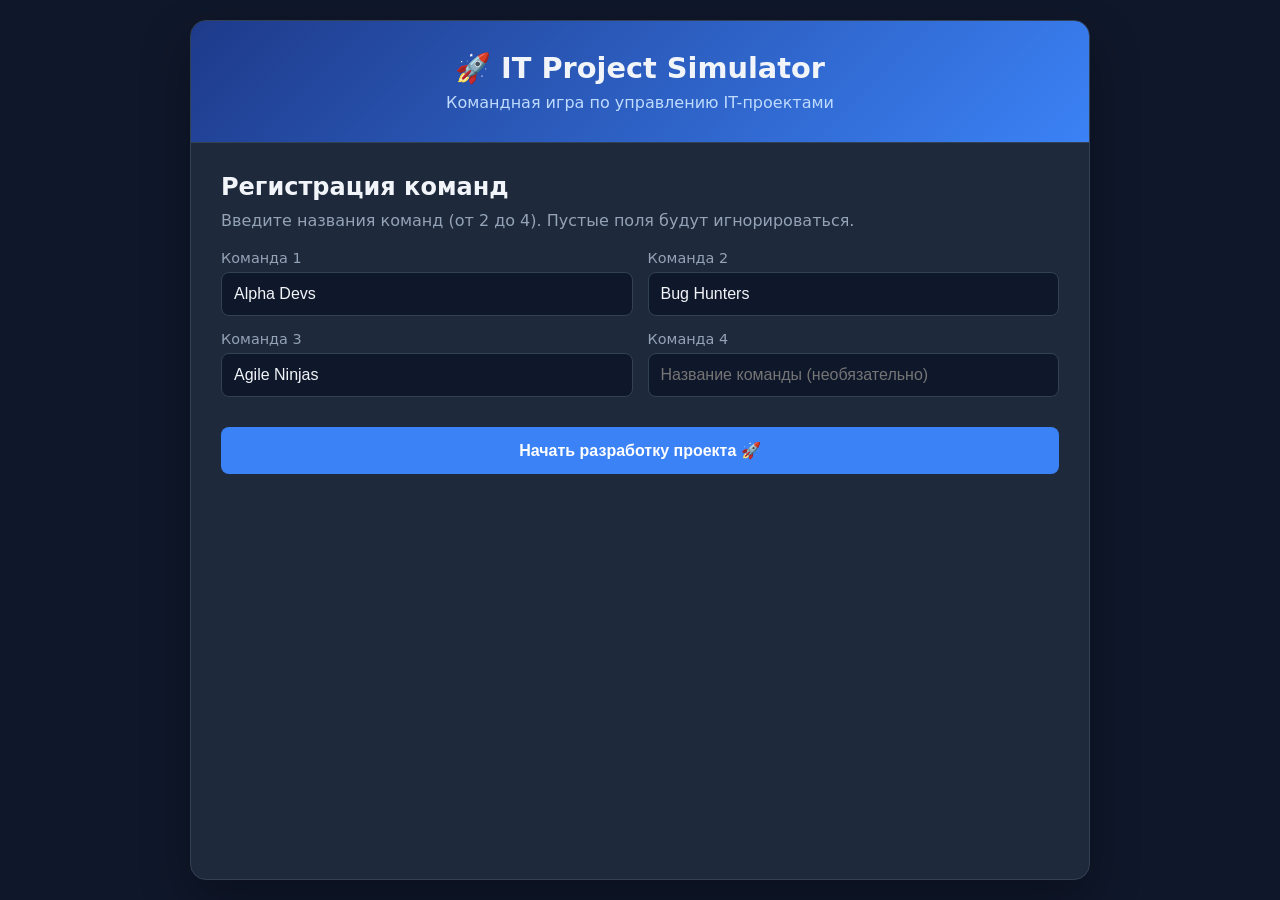
<file: public/it-project-simulator.html>
<!DOCTYPE html>
<html lang="ru">
<head>
    <meta charset="UTF-8">
    <meta name="viewport" content="width=device-width, initial-scale=1.0">
    <title>IT Project Simulator: Командная игра</title>
    <style>
        :root {
            --bg-color: #0f172a;
            --card-bg: #1e293b;
            --primary: #3b82f6;
            --primary-hover: #2563eb;
            --success: #10b981;
            --warning: #f59e0b;
            --danger: #ef4444;
            --text-main: #f1f5f9;
            --text-muted: #94a3b8;
            --border: #334155;
        }

        * { box-sizing: border-box; margin: 0; padding: 0; }

        body {
            font-family: 'Segoe UI', system-ui, sans-serif;
            background-color: var(--bg-color);
            color: var(--text-main);
            min-height: 100vh;
            display: flex;
            justify-content: center;
            padding: 20px;
        }

        .container {
            max-width: 900px;
            width: 100%;
            background: var(--card-bg);
            border-radius: 16px;
            box-shadow: 0 20px 50px rgba(0,0,0,0.3);
            overflow: hidden;
            border: 1px solid var(--border);
        }

        .header {
            background: linear-gradient(135deg, #1e3a8a, #3b82f6);
            padding: 30px;
            text-align: center;
            border-bottom: 1px solid var(--border);
        }
        .header h1 { font-size: 1.8em; margin-bottom: 8px; }
        .header p { color: #bfdbfe; font-size: 1em; }

        .screen { display: none; padding: 30px; animation: fadeIn 0.4s ease; }
        .screen.active { display: block; }

        @keyframes fadeIn {
            from { opacity: 0; transform: translateY(10px); }
            to { opacity: 1; transform: translateY(0); }
        }

        .team-inputs {
            display: grid;
            grid-template-columns: 1fr 1fr;
            gap: 15px;
            margin: 20px 0;
        }
        .input-group label { display: block; margin-bottom: 6px; color: var(--text-muted); font-size: 0.9em; }
        .input-group input {
            width: 100%;
            padding: 12px;
            background: var(--bg-color);
            border: 1px solid var(--border);
            border-radius: 8px;
            color: var(--text-main);
            font-size: 1em;
        }
        .input-group input:focus { outline: 2px solid var(--primary); border-color: transparent; }

        .game-header {
            display: flex;
            justify-content: space-between;
            align-items: center;
            margin-bottom: 25px;
            padding-bottom: 15px;
            border-bottom: 1px solid var(--border);
        }
        .stage-badge {
            background: var(--primary);
            color: white;
            padding: 6px 14px;
            border-radius: 20px;
            font-weight: bold;
            font-size: 0.9em;
        }
        .progress-bar {
            flex-grow: 1;
            height: 8px;
            background: var(--bg-color);
            border-radius: 4px;
            margin: 0 20px;
            overflow: hidden;
        }
        .progress-fill {
            height: 100%;
            background: var(--success);
            width: 0%;
            transition: width 0.5s ease;
        }

        .scenario-card {
            background: var(--bg-color);
            border-left: 4px solid var(--warning);
            padding: 20px;
            border-radius: 0 8px 8px 0;
            margin-bottom: 25px;
            line-height: 1.6;
        }
        .scenario-card h3 { color: var(--warning); margin-bottom: 10px; }

        .best-practice {
            background: rgba(16, 185, 129, 0.1);
            border: 1px solid var(--success);
            padding: 20px;
            border-radius: 8px;
            margin-bottom: 25px;
            display: none;
        }
        .best-practice h4 { color: var(--success); margin-bottom: 10px; display: flex; align-items: center; gap: 8px; }

        .scoring-panel {
            background: var(--bg-color);
            padding: 20px;
            border-radius: 12px;
            border: 1px solid var(--border);
        }
        .scoring-panel h4 { margin-bottom: 15px; color: var(--text-muted); }
        .team-score-row {
            display: flex;
            justify-content: space-between;
            align-items: center;
            padding: 12px 0;
            border-bottom: 1px solid var(--border);
        }
        .team-score-row:last-child { border-bottom: none; }
        .score-buttons { display: flex; gap: 8px; }
        .score-btn {
            width: 36px;
            height: 36px;
            border-radius: 50%;
            border: 1px solid var(--border);
            background: transparent;
            color: var(--text-muted);
            cursor: pointer;
            font-weight: bold;
            transition: all 0.2s;
        }
        .score-btn:hover { background: var(--primary); color: white; border-color: var(--primary); }
        .score-btn.selected { background: var(--success); color: white; border-color: var(--success); transform: scale(1.1); }

        .reflection-card {
            background: var(--bg-color);
            padding: 25px;
            border-radius: 12px;
            margin-bottom: 20px;
            border: 1px solid var(--border);
        }
        .reflection-card h3 { color: var(--primary); margin-bottom: 15px; }
        .reflection-card ul { padding-left: 20px; line-height: 1.8; color: var(--text-muted); }

        .leaderboard {
            display: grid;
            grid-template-columns: repeat(auto-fit, minmax(200px, 1fr));
            gap: 15px;
            margin-bottom: 30px;
        }
        .lb-card {
            background: linear-gradient(135deg, var(--card-bg), var(--bg-color));
            border: 1px solid var(--border);
            padding: 20px;
            border-radius: 12px;
            text-align: center;
        }
        .lb-card.first { border-color: var(--warning); box-shadow: 0 0 20px rgba(245,158,11,0.2); }
        .lb-card .rank { font-size: 2em; font-weight: bold; color: var(--warning); }
        .lb-card .name { font-size: 1.2em; margin: 10px 0; font-weight: 600; }
        .lb-card .total { font-size: 1.5em; color: var(--success); font-weight: bold; }

        .btn {
            padding: 14px 28px;
            border: none;
            border-radius: 8px;
            font-size: 1em;
            font-weight: 600;
            cursor: pointer;
            transition: all 0.2s;
            width: 100%;
            margin-top: 10px;
        }
        .btn-primary { background: var(--primary); color: white; }
        .btn-primary:hover { background: var(--primary-hover); }
        .btn-success { background: var(--success); color: white; }
        .btn-success:hover { background: #059669; }
        .btn:disabled { background: var(--border); color: var(--text-muted); cursor: not-allowed; }

        .controls { display: flex; gap: 15px; margin-top: 25px; }

        @media (max-width: 600px) {
            .team-inputs { grid-template-columns: 1fr; }
            .team-score-row { flex-direction: column; align-items: flex-start; gap: 10px; }
            .controls { flex-direction: column; }
        }
    </style>
</head>
<body>

<div class="container">
    <div class="header">
        <h1>🚀 IT Project Simulator</h1>
        <p>Командная игра по управлению IT-проектами</p>
    </div>

    <!-- ЭКРАН 1: Настройка -->
    <div id="screen-setup" class="screen active">
        <h2 style="margin-bottom: 10px;">Регистрация команд</h2>
        <p style="color: var(--text-muted); margin-bottom: 20px;">Введите названия команд (от 2 до 4). Пустые поля будут игнорироваться.</p>

        <div class="team-inputs">
            <div class="input-group">
                <label>Команда 1</label>
                <input type="text" id="team1" value="Alpha Devs" placeholder="Название команды">
            </div>
            <div class="input-group">
                <label>Команда 2</label>
                <input type="text" id="team2" value="Bug Hunters" placeholder="Название команды">
            </div>
            <div class="input-group">
                <label>Команда 3</label>
                <input type="text" id="team3" value="Agile Ninjas" placeholder="Название команды">
            </div>
            <div class="input-group">
                <label>Команда 4</label>
                <input type="text" id="team4" value="" placeholder="Название команды (необязательно)">
            </div>
        </div>

        <button class="btn btn-primary" onclick="startGame()">Начать разработку проекта 🚀</button>
    </div>

    <!-- ЭКРАН 2: Игровой процесс -->
    <div id="screen-game" class="screen">
        <div class="game-header">
            <span class="stage-badge" id="stage-badge">Этап 1</span>
            <div class="progress-bar"><div class="progress-fill" id="progress-fill"></div></div>
            <span style="color: var(--text-muted); font-size: 0.9em;" id="stage-counter">1 / 4</span>
        </div>

        <div class="scenario-card">
            <h3 id="scenario-title">Ситуация</h3>
            <p id="scenario-text"></p>
        </div>

        <button class="btn btn-primary" id="reveal-btn" onclick="revealBestPractice()">💡 Показать эталонное решение (Best Practice)</button>

        <div class="best-practice" id="best-practice-block">
            <h4>✅ Эталонное решение / Best Practice</h4>
            <p id="best-practice-text" style="line-height: 1.6; color: var(--text-muted);"></p>
        </div>

        <div class="scoring-panel" id="scoring-panel" style="display: none;">
            <h4>⚖️ Оценка решений команд (1–5 баллов)</h4>
            <div id="scoring-rows"></div>
            <button class="btn btn-success" style="margin-top: 20px;" onclick="nextStage()">Перейти к следующему этапу →</button>
        </div>
    </div>

    <!-- ЭКРАН 3: Рефлексия и итоги -->
    <div id="screen-reflection" class="screen">
        <h2 style="text-align: center; margin-bottom: 25px;">🏆 Итоги проекта и Рефлексия</h2>

        <div class="leaderboard" id="leaderboard"></div>

        <div class="reflection-card">
            <h3>🤔 Вопросы для командной рефлексии</h3>
            <p style="margin-bottom: 15px; color: var(--text-muted);">Обсудите в командах и озвучьте ответы:</p>
            <ul>
                <li><strong>Коммуникация:</strong> На каком этапе вашей команде было сложнее всего договориться и почему?</li>
                <li><strong>Управление рисками:</strong> Какое решение в игре было самым рискованным? Как бы вы минимизировали этот риск в реальности?</li>
                <li><strong>Ретроспектива:</strong> Если бы вы начинали этот «проект» заново, какой один процесс вы бы изменили в своей команде?</li>
            </ul>
        </div>

        <button class="btn btn-primary" onclick="location.reload()">🔄 Начать новую игру</button>
    </div>
</div>

<script>
    const stages = [
        {
            title: "Этап 1: Инициация и Заказчик",
            scenario: "Заказчик хочет «приложение как Uber, но для выгула собак». Бюджета почти нет, а срок — 2 недели. Он говорит: «Сделайте хоть что-то, а там доплатим».",
            bestPractice: "Нельзя соглашаться на размытые требования. Необходимо: 1) Провести интервью для выявления истинной боли (CustDev). 2) Предложить MVP (минимально жизнеспособный продукт) с 1-2 ключевыми функциями. 3) Зафиксировать требования и бюджет в письменном виде. Управление ожиданиями заказчика — ключ к успеху."
        },
        {
            title: "Этап 2: Планирование и Стек",
            scenario: "Команда спорит: Backend-разработчик хочет писать на новом модном фреймворке, который он только учит. Frontend требует React. Менеджер давит: «Нам нужно всё сделать за 1 спринт!».",
            bestPractice: "Выбор стека должен опираться на экспертизу команды и требования проекта, а не на хайп. Необходимо: 1) Оценить риски использования непроверенной технологии. 2) Разбить работу на реалистичные задачи. 3) Менеджер должен защитить команду от нереалистичных сроков, аргументируя это перед заказчиком (trade-off: сроки vs качество vs скоуп)."
        },
        {
            title: "Этап 3: Разработка и Кризис",
            scenario: "За неделю до релиза ключевой разработчик (Middle) внезапно увольняется/уходит на больничный. Код частично задокументирован. Дедлайн горит.",
            bestPractice: "Это классический «Bus Factor». Действия: 1) Немедленно сообщить заказчику о рисках срыва срока (прозрачность). 2) Провести аудит кода оставшейся командой. 3) Урезать скоуп (отложить второстепенные фичи) ради выпуска стабильного ядра продукта. 4) Внедрить практику парного программирования или кросс-ревью на будущее."
        },
        {
            title: "Этап 4: Тестирование и Релиз",
            scenario: "QA-инженер нашел 30 багов. Из них 3 — критические (потеря данных пользователя), 27 — косметические. Завтра презентация инвесторам. Что делаем?",
            bestPractice: "Релиз с критическими багами недопустим (No-Go). Действия: 1) Остановить релиз. 2) Бросить все силы на исправление 3-х критических багов. 3) Косметические баги занести в бэклог. 4) Если критические баги не удается исправить к сроку — перенести презентацию, честно объяснив причину. Репутация дороже одноразового шоу."
        }
    ];

    let teams = [];
    let currentStageIndex = 0;
    let stageScores = {};

    function startGame() {
        teams = [];
        for (let i = 1; i <= 4; i++) {
            const name = document.getElementById(`team${i}`).value.trim();
            if (name) {
                teams.push({ name: name, score: 0, id: i });
                stageScores[i] = [];
            }
        }
        if (teams.length < 2) {
            alert("Пожалуйста, введите названия минимум для 2 команд!");
            return;
        }
        document.getElementById('screen-setup').classList.remove('active');
        document.getElementById('screen-game').classList.add('active');
        renderStage();
    }

    function renderStage() {
        const stage = stages[currentStageIndex];
        document.getElementById('stage-badge').textContent = stage.title;
        document.getElementById('stage-counter').textContent = `${currentStageIndex + 1} / ${stages.length}`;
        document.getElementById('progress-fill').style.width = `${(currentStageIndex / stages.length) * 100}%`;
        document.getElementById('scenario-title').textContent = `Ситуация: ${stage.title}`;
        document.getElementById('scenario-text').textContent = stage.scenario;
        document.getElementById('best-practice-block').style.display = 'none';
        document.getElementById('scoring-panel').style.display = 'none';
        document.getElementById('reveal-btn').style.display = 'block';
        document.getElementById('reveal-btn').disabled = false;
        renderScoringRows();
    }

    function revealBestPractice() {
        const stage = stages[currentStageIndex];
        document.getElementById('best-practice-text').textContent = stage.bestPractice;
        document.getElementById('best-practice-block').style.display = 'block';
        document.getElementById('reveal-btn').style.display = 'none';
        document.getElementById('scoring-panel').style.display = 'block';
        document.getElementById('scoring-panel').scrollIntoView({ behavior: 'smooth' });
    }

    function renderScoringRows() {
        const container = document.getElementById('scoring-rows');
        container.innerHTML = '';
        teams.forEach((team, index) => {
            const row = document.createElement('div');
            row.className = 'team-score-row';
            let buttonsHtml = '';
            for (let i = 1; i <= 5; i++) {
                buttonsHtml += `<button class="score-btn" onclick="setScore(${index}, ${i}, this)">${i}</button>`;
            }
            row.innerHTML = `
                <div style="font-weight: 600; font-size: 1.1em;">${team.name}</div>
                <div class="score-buttons" id="score-btns-${index}">${buttonsHtml}</div>
            `;
            container.appendChild(row);
        });
    }

    function setScore(teamIndex, score, btnElement) {
        const parent = document.getElementById(`score-btns-${teamIndex}`);
        parent.querySelectorAll('.score-btn').forEach(b => b.classList.remove('selected'));
        btnElement.classList.add('selected');
        stageScores[teams[teamIndex].id][currentStageIndex] = score;
    }

    function nextStage() {
        let allScored = true;
        teams.forEach((team) => {
            if (stageScores[team.id][currentStageIndex] === undefined) allScored = false;
        });
        if (!allScored) {
            alert("Пожалуйста, выставьте оценку (от 1 до 5) каждой команде перед переходом дальше!");
            return;
        }
        currentStageIndex++;
        if (currentStageIndex < stages.length) {
            renderStage();
            window.scrollTo({ top: 0, behavior: 'smooth' });
        } else {
            finishGame();
        }
    }

    function finishGame() {
        teams.forEach(team => {
            let total = 0;
            for (let i = 0; i < stages.length; i++) total += (stageScores[team.id][i] || 0);
            team.score = total;
        });
        teams.sort((a, b) => b.score - a.score);

        const lbContainer = document.getElementById('leaderboard');
        lbContainer.innerHTML = '';
        teams.forEach((team, index) => {
            const card = document.createElement('div');
            card.className = 'lb-card' + (index === 0 ? ' first' : '');
            card.innerHTML = `
                <div class="rank">${index === 0 ? '🥇' : index === 1 ? '🥈' : index === 2 ? '🥉' : `#${index + 1}`}</div>
                <div class="name">${team.name}</div>
                <div class="total">${team.score} / ${stages.length * 5} баллов</div>
            `;
            lbContainer.appendChild(card);
        });

        document.getElementById('screen-game').classList.remove('active');
        document.getElementById('screen-reflection').classList.add('active');
    }
</script>
</body>
</html>
</file>
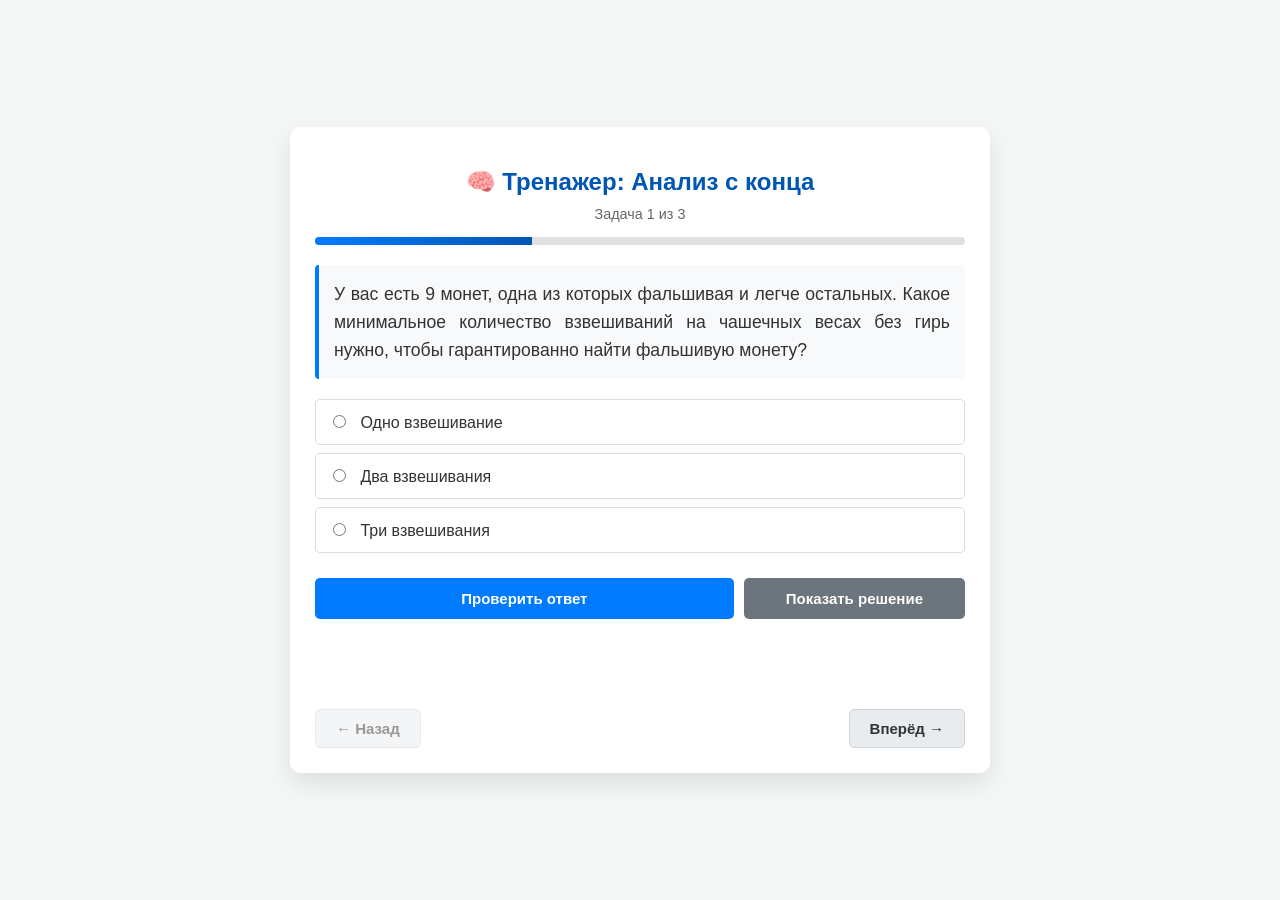
<file: public/math-backward-analysis.html>
<!DOCTYPE html>
<html lang="ru">
<head>
    <meta charset="UTF-8">
    <title>Интерактивный тренажер: Анализ с конца</title>
    <style>
        body {
            font-family: Arial, sans-serif;
            background-color: #f4f7f6;
            color: #333;
            display: flex;
            justify-content: center;
            align-items: center;
            min-height: 100vh;
            margin: 0;
            padding: 20px;
            box-sizing: border-box;
        }
        .container {
            max-width: 650px;
            width: 100%;
            padding: 25px;
            background-color: white;
            border-radius: 10px;
            box-shadow: 0 10px 25px rgba(0, 0, 0, 0.1);
        }
        h1 {
            text-align: center;
            color: #0056b3;
            margin-bottom: 10px;
            font-size: 1.5em;
        }
        .progress-info {
            text-align: center;
            color: #666;
            margin-bottom: 15px;
            font-size: 0.9em;
        }
        .progress-bar {
            width: 100%;
            height: 8px;
            background-color: #e0e0e0;
            border-radius: 4px;
            overflow: hidden;
            margin-bottom: 20px;
        }
        .progress-fill {
            height: 100%;
            background: linear-gradient(90deg, #007bff, #0056b3);
            width: 0%;
            transition: width 0.5s ease;
        }
        #question-text {
            font-size: 1.1em;
            line-height: 1.6;
            margin-bottom: 20px;
            text-align: justify;
            padding: 15px;
            background-color: #f8f9fa;
            border-left: 4px solid #007bff;
            border-radius: 4px;
        }
        .options {
            margin-bottom: 25px;
        }
        .option {
            display: block;
            padding: 12px;
            margin: 8px 0;
            border: 1px solid #ddd;
            border-radius: 5px;
            cursor: pointer;
            transition: background-color 0.3s, transform 0.1s;
        }
        .option:hover {
            background-color: #eaf4ff;
            transform: translateX(2px);
        }
        .option input[type="radio"] {
            margin-right: 10px;
        }
        .buttons-row {
            display: flex;
            gap: 10px;
            margin-bottom: 15px;
        }
        button {
            padding: 12px;
            border: none;
            border-radius: 5px;
            font-size: 15px;
            font-weight: bold;
            cursor: pointer;
            transition: background-color 0.3s, opacity 0.3s;
        }
        #check-button {
            flex: 2;
            background-color: #007bff;
            color: white;
        }
        #check-button:hover { background-color: #0056b3; }
        #show-solution {
            flex: 1;
            background-color: #6c757d;
            color: white;
        }
        #show-solution:hover { background-color: #545b62; }
        .nav-button {
            padding: 10px 20px;
            background-color: #e9ecef;
            color: #333;
            border: 1px solid #ced4da;
        }
        .nav-button:hover:not(:disabled) { background-color: #d3d9df; }
        .nav-button:disabled { opacity: 0.5; cursor: not-allowed; }
        .feedback {
            margin-top: 20px;
            padding: 15px;
            border-radius: 5px;
            font-weight: bold;
            min-height: 20px;
            opacity: 0;
            transition: opacity 0.4s;
        }
        .feedback.show { opacity: 1; }
        .feedback.correct { background-color: #d4edda; color: #155724; }
        .feedback.wrong   { background-color: #f8d7da; color: #721c24; }
        .explanation {
            margin-top: 15px;
            padding: 15px;
            background-color: #fff3cd;
            border: 1px solid #ffeaa7;
            border-radius: 5px;
            color: #856404;
            line-height: 1.6;
            display: none;
        }
        .explanation.show { display: block; }
        .explanation h3 { margin-top: 0; color: #856404; }
        .pseudocode {
            margin-top: 15px;
            background-color: #2d2d2d;
            color: #f8f8f2;
            padding: 15px;
            border-radius: 5px;
            font-family: 'Consolas', 'Courier New', monospace;
            font-size: 0.9em;
            overflow-x: auto;
            white-space: pre;
            line-height: 1.5;
            display: none;
        }
        .pseudocode.show { display: block; }
        .navigation {
            display: flex;
            justify-content: space-between;
            margin-top: 20px;
        }
        .keyword { color: #66d9ef; }
        .number  { color: #ae81ff; }
        .comment { color: #75715e; font-style: italic; }
        .string  { color: #a6e22e; }
    </style>
</head>
<body>
    <div class="container">
        <h1>🧠 Тренажер: Анализ с конца</h1>
        <div class="progress-info">Задача <span id="current-task">1</span> из <span id="total-tasks">3</span></div>
        <div class="progress-bar"><div class="progress-fill" id="progress-fill"></div></div>

        <div id="task-container">
            <p id="question-text"></p>

            <div class="options" id="options-container"></div>

            <div class="buttons-row">
                <button id="check-button">Проверить ответ</button>
                <button id="show-solution">Показать решение</button>
            </div>

            <div id="result-message" class="feedback"></div>
            <div id="explanation-block" class="explanation"></div>
            <pre id="pseudocode-block" class="pseudocode"></pre>

            <div class="navigation">
                <button class="nav-button" id="prev-button">← Назад</button>
                <button class="nav-button" id="next-button">Вперёд →</button>
            </div>
        </div>
    </div>

<script>
const tasks = [
    {
        question: "У вас есть 9 монет, одна из которых фальшивая и легче остальных. Какое минимальное количество взвешиваний на чашечных весах без гирь нужно, чтобы гарантированно найти фальшивую монету?",
        options: [
            { value: "a", text: "Одно взвешивание" },
            { value: "b", text: "Два взвешивания" },
            { value: "c", text: "Три взвешивания" }
        ],
        correct: "b",
        explanation: "Идём с конца: на последнем шаге мы должны сравнить 3 монеты за одно взвешивание. Значит, за шаг до этого надо было оставить ровно 3 монеты. 9 монет делим на 3 группы по 3 — первое взвешивание оставляет нам одну из групп. Второе взвешивание находит фальшивку.",
        pseudocode:
`<span class="comment">// Анализ с конца: на последнем шаге ищем среди 3 монет</span>
<span class="keyword">function</span> findFake(coins):
    <span class="keyword">if</span> len(coins) == <span class="number">1</span>:
        <span class="keyword">return</span> coins[<span class="number">0</span>]

    <span class="comment">// Шаг назад: делим на 3 равные кучки</span>
    g1, g2, g3 = split(coins, <span class="number">3</span>)

    <span class="keyword">if</span> weight(g1) == weight(g2):
        target = g3
    <span class="keyword">else if</span> weight(g1) < weight(g2):
        target = g1
    <span class="keyword">else</span>:
        target = g2

    <span class="keyword">return</span> findFake(target)`
    },
    {
        question: "Крестьянин собрал яблоки и вышел из сада через 3 ворот. Каждому стражнику он отдавал половину имеющихся яблок плюс одно. После третьего стражника у него осталось 1 яблоко. Сколько яблок было изначально?",
        options: [
            { value: "a", text: "10 яблок" },
            { value: "b", text: "16 яблок" },
            { value: "c", text: "22 яблока" },
            { value: "d", text: "26 яблок" }
        ],
        correct: "c",
        explanation: "Классический анализ с конца. После 3-го стражника осталось 1 яблоко. Значит, ДО встречи с ним было (1 + 1) × 2 = 4. До 2-го стражника: (4 + 1) × 2 = 10. До 1-го стражника: (10 + 1) × 2 = 22. Изначально было 22 яблока.",
        pseudocode:
`<span class="comment">// Идём от конца к началу: обратная операция</span>
<span class="comment">// Если отдал половину+1, то осталось X/2 - 1</span>
<span class="comment">// Значит ДО было: (X + 1) * 2</span>

<span class="keyword">function</span> countApples(final_apples, guards):
    current = final_apples

    <span class="keyword">for</span> i <span class="keyword">from</span> <span class="number">1</span> <span class="keyword">to</span> guards:
        current = (current + <span class="number">1</span>) * <span class="number">2</span>

    <span class="keyword">return</span> current

<span class="comment">// Пример: countApples(1, 3) = 22</span>`
    },
    {
        question: "Улитка ползёт вверх по столбу высотой 10 метров. За день она поднимается на 3 метра, а за ночь сползает на 2 метра. За сколько дней улитка доберётся до вершины?",
        options: [
            { value: "a", text: "7 дней" },
            { value: "b", text: "8 дней" },
            { value: "c", text: "10 дней" },
            { value: "d", text: "12 дней" }
        ],
        correct: "b",
        explanation: "Смотрим с конца: в последний день улитка поднимается на 3 м и достигает верха, больше не сползая. Значит, перед этим утром она должна быть на высоте 10 − 3 = 7 м. Каждые сутки нетто она поднимается на 1 м. За 7 суток — 7 м. На 8-й день поднимается на 3 м и достигает вершины. Ответ: 8 дней.",
        pseudocode:
`<span class="comment">// Анализ с конца: последний рывок не имеет "отката"</span>
<span class="keyword">function</span> snailDays(height, day_climb, night_slip):
    target_before_last = height - day_climb

    <span class="keyword">if</span> target_before_last <= <span class="number">0</span>:
        <span class="keyword">return</span> <span class="number">1</span>

    net_per_day = day_climb - night_slip
    full_days = ceil(target_before_last / net_per_day)

    <span class="keyword">return</span> full_days + <span class="number">1</span>

<span class="comment">// Пример: snailDays(10, 3, 2) = 8</span>`
    }
];

let currentTaskIndex = 0;

const questionText     = document.getElementById('question-text');
const optionsContainer = document.getElementById('options-container');
const resultMessage    = document.getElementById('result-message');
const explanationBlock = document.getElementById('explanation-block');
const pseudocodeBlock  = document.getElementById('pseudocode-block');
const currentTaskEl    = document.getElementById('current-task');
const totalTasksEl     = document.getElementById('total-tasks');
const progressFill     = document.getElementById('progress-fill');
const prevButton       = document.getElementById('prev-button');
const nextButton       = document.getElementById('next-button');

function renderTask(index) {
    const task = tasks[index];
    questionText.textContent = task.question;
    optionsContainer.innerHTML = '';
    task.options.forEach(opt => {
        const label = document.createElement('label');
        label.className = 'option';
        label.innerHTML = `<input type="radio" name="answer" value="${opt.value}"> ${opt.text}`;
        optionsContainer.appendChild(label);
    });
    resultMessage.textContent = '';
    resultMessage.className = 'feedback';
    explanationBlock.classList.remove('show');
    pseudocodeBlock.classList.remove('show');
    currentTaskEl.textContent = index + 1;
    totalTasksEl.textContent  = tasks.length;
    progressFill.style.width  = ((index + 1) / tasks.length * 100) + '%';
    prevButton.disabled = (index === 0);
    nextButton.disabled = (index === tasks.length - 1);
}

document.getElementById('check-button').addEventListener('click', function() {
    const selected = document.querySelector('input[name="answer"]:checked');
    const task = tasks[currentTaskIndex];
    if (!selected) {
        resultMessage.textContent = '⚠️ Пожалуйста, выберите один из вариантов!';
        resultMessage.className = 'feedback wrong show';
        return;
    }
    if (selected.value === task.correct) {
        resultMessage.textContent = '✅ Верно! Отличная работа.';
        resultMessage.className = 'feedback correct show';
        showSolution();
    } else {
        resultMessage.textContent = '❌ Неверно. Подумайте ещё раз.';
        resultMessage.className = 'feedback wrong show';
    }
});

function showSolution() {
    const task = tasks[currentTaskIndex];
    explanationBlock.innerHTML = `<h3>📖 Пояснение:</h3><p>${task.explanation}</p>`;
    explanationBlock.classList.add('show');
    pseudocodeBlock.innerHTML  = task.pseudocode;
    pseudocodeBlock.classList.add('show');
}

document.getElementById('show-solution').addEventListener('click', showSolution);

prevButton.addEventListener('click', () => {
    if (currentTaskIndex > 0) { currentTaskIndex--; renderTask(currentTaskIndex); }
});
nextButton.addEventListener('click', () => {
    if (currentTaskIndex < tasks.length - 1) { currentTaskIndex++; renderTask(currentTaskIndex); }
});

renderTask(0);
</script>
</body>
</html>
</file>
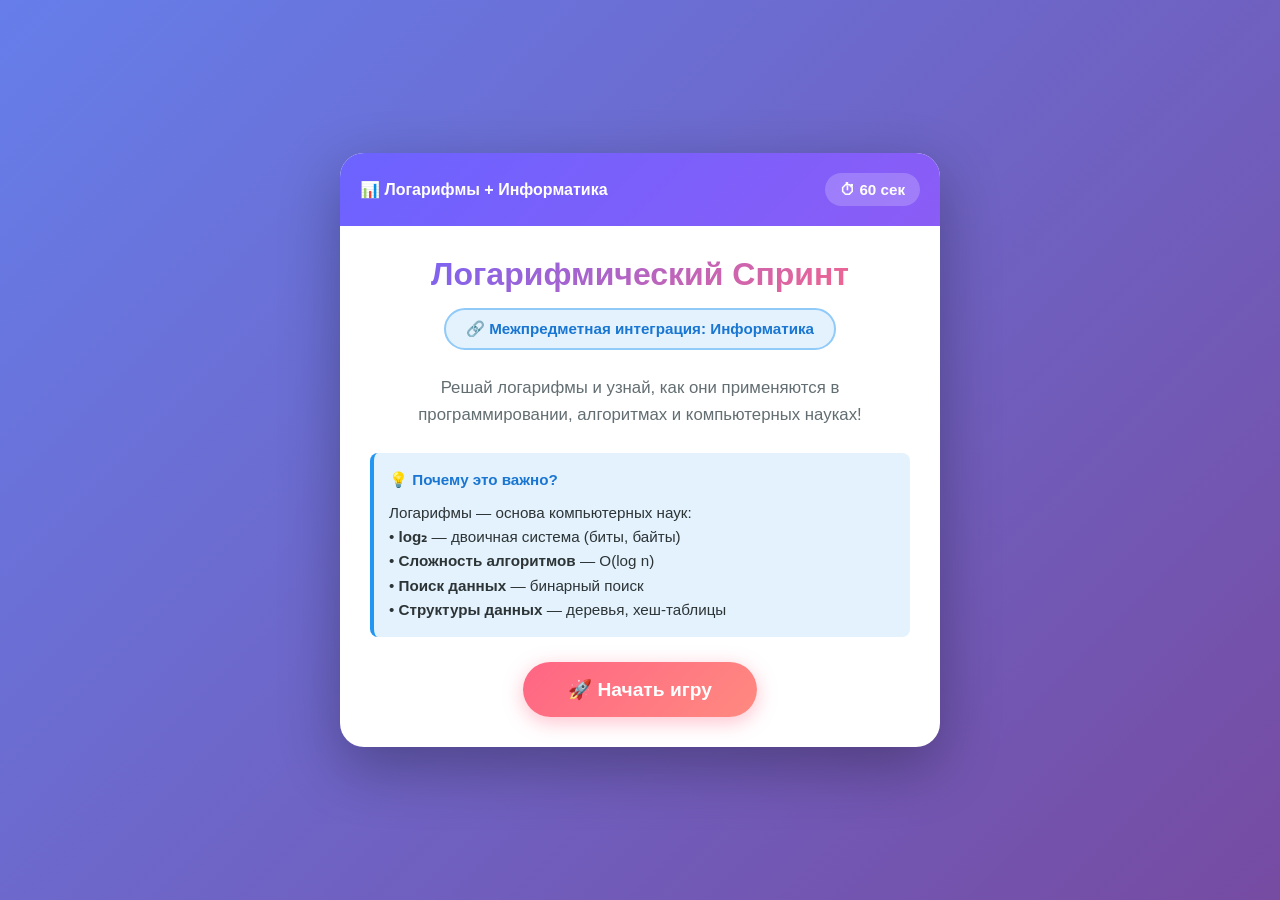
<file: public/math-logarithms.html>
<!DOCTYPE html>
<html lang="ru">
<head>
    <meta charset="UTF-8">
    <meta name="viewport" content="width=device-width, initial-scale=1.0">
    <title>🧠 Логарифмы + Информатика</title>
    <style>
        :root {
            --primary: #6C63FF;
            --secondary: #FF6584;
            --accent: #00B894;
            --bg: #F0F2F5;
            --card-bg: #FFFFFF;
            --text: #2D3436;
            --correct: #00B894;
            --wrong: #D63031;
            --info-bg: #E3F2FD;
        }

        * { box-sizing: border-box; margin: 0; padding: 0; user-select: none; }

        body {
            font-family: 'Segoe UI', Roboto, Helvetica, Arial, sans-serif;
            background: linear-gradient(135deg, #667eea 0%, #764ba2 100%);
            color: var(--text);
            min-height: 100vh;
            display: flex;
            align-items: center;
            justify-content: center;
            padding: 20px;
        }

        .game-container {
            background: var(--card-bg);
            width: 100%;
            max-width: 600px;
            border-radius: 24px;
            box-shadow: 0 20px 60px rgba(0,0,0,0.3);
            overflow: hidden;
            position: relative;
        }

        .header {
            padding: 20px;
            background: linear-gradient(135deg, var(--primary), #8B5CF6);
            color: white;
            display: flex;
            justify-content: space-between;
            align-items: center;
            font-weight: bold;
        }

        .timer-box {
            background: rgba(255,255,255,0.2);
            padding: 8px 15px;
            border-radius: 20px;
            font-size: 0.95rem;
        }

        .screen {
            padding: 30px;
            text-align: center;
            transition: opacity 0.3s;
        }

        .hidden { display: none !important; }

        h1 {
            font-size: 2rem;
            margin-bottom: 15px;
            background: linear-gradient(135deg, var(--primary), var(--secondary));
            -webkit-background-clip: text;
            -webkit-text-fill-color: transparent;
            background-clip: text;
        }

        .subtitle {
            color: #636E72;
            margin-bottom: 25px;
            line-height: 1.6;
            font-size: 1.05rem;
        }

        .integration-badge {
            display: inline-flex;
            align-items: center;
            gap: 8px;
            background: var(--info-bg);
            color: #1976D2;
            padding: 10px 20px;
            border-radius: 25px;
            margin-bottom: 25px;
            font-weight: 600;
            font-size: 0.95rem;
            border: 2px solid #90CAF9;
        }

        .btn-start {
            background: linear-gradient(135deg, var(--secondary), #FF8A80);
            color: white;
            border: none;
            padding: 16px 45px;
            font-size: 1.2rem;
            border-radius: 50px;
            cursor: pointer;
            box-shadow: 0 5px 20px rgba(255, 101, 132, 0.4);
            transition: transform 0.2s;
            font-weight: 600;
        }
        .btn-start:hover { transform: scale(1.05); }
        .btn-start:active { transform: scale(0.95); }

        .info-panel {
            background: var(--info-bg);
            border-left: 4px solid #2196F3;
            padding: 15px;
            margin-bottom: 20px;
            border-radius: 8px;
            text-align: left;
            font-size: 0.95rem;
            line-height: 1.6;
            display: none;
        }

        .info-panel.show { display: block; animation: slideIn 0.3s; }

        .info-title {
            font-weight: bold;
            color: #1976D2;
            margin-bottom: 8px;
            display: flex;
            align-items: center;
            gap: 8px;
        }

        .info-example {
            background: white;
            padding: 10px;
            border-radius: 6px;
            margin-top: 10px;
            font-family: 'Courier New', monospace;
            font-size: 0.9rem;
            color: #424242;
        }

        .question-box {
            font-size: 2.5rem;
            font-weight: bold;
            margin: 20px 0 30px;
            color: var(--text);
            min-height: 80px;
            display: flex;
            align-items: center;
            justify-content: center;
            background: #F8F9FA;
            padding: 20px;
            border-radius: 16px;
        }

        sub { font-size: 0.6em; vertical-align: sub; }
        sup { font-size: 0.6em; vertical-align: super; }

        .options-grid {
            display: grid;
            grid-template-columns: 1fr 1fr;
            gap: 12px;
            margin-bottom: 20px;
        }

        .option-btn {
            background: white;
            border: 3px solid #E0E0E0;
            padding: 20px;
            font-size: 1.5rem;
            border-radius: 16px;
            cursor: pointer;
            transition: all 0.2s;
            color: var(--text);
            font-weight: 600;
        }

        .option-btn:hover {
            border-color: var(--primary);
            background: #F3F0FF;
            transform: translateY(-2px);
        }

        .option-btn.correct {
            background: var(--correct);
            color: white;
            border-color: var(--correct);
            animation: pulse 0.4s;
        }

        .option-btn.wrong {
            background: var(--wrong);
            color: white;
            border-color: var(--wrong);
            animation: shake 0.4s;
        }

        .score-display {
            display: flex;
            justify-content: space-between;
            padding: 15px;
            background: #F8F9FA;
            border-radius: 12px;
            font-weight: 600;
        }

        .final-score {
            font-size: 4rem;
            font-weight: 800;
            background: linear-gradient(135deg, var(--primary), var(--secondary));
            -webkit-background-clip: text;
            -webkit-text-fill-color: transparent;
            background-clip: text;
            margin: 15px 0;
        }

        .achievements {
            background: #FFF9E6;
            border: 2px solid #FFD54F;
            padding: 15px;
            border-radius: 12px;
            margin: 20px 0;
            text-align: left;
        }

        .achievement-item {
            display: flex;
            align-items: center;
            gap: 10px;
            margin: 8px 0;
            font-size: 0.95rem;
        }

        @keyframes shake {
            0%, 100% { transform: translateX(0); }
            25% { transform: translateX(-5px); }
            75% { transform: translateX(5px); }
        }
        @keyframes pulse {
            0% { transform: scale(1); }
            50% { transform: scale(1.1); }
            100% { transform: scale(1); }
        }
        @keyframes slideIn {
            from { opacity: 0; transform: translateY(-10px); }
            to { opacity: 1; transform: translateY(0); }
        }

        @media (max-width: 600px) {
            .question-box { font-size: 1.8rem; padding: 15px; }
            .options-grid { gap: 8px; }
            .option-btn { padding: 15px; font-size: 1.2rem; }
            h1 { font-size: 1.6rem; }
        }
    </style>
</head>
<body>

<div class="game-container">
    <div class="header">
        <div>📊 Логарифмы + Информатика</div>
        <div class="timer-box">⏱ <span id="timer">60</span> сек</div>
    </div>

    <div id="start-screen" class="screen">
        <h1>Логарифмический Спринт</h1>

        <div class="integration-badge">
            🔗 Межпредметная интеграция: Информатика
        </div>

        <p class="subtitle">
            Решай логарифмы и узнай, как они применяются в программировании,
            алгоритмах и компьютерных науках!
        </p>

        <div class="info-panel show" style="display: block; margin-bottom: 25px;">
            <div class="info-title">💡 Почему это важно?</div>
            <div>
                Логарифмы — основа компьютерных наук:<br>
                • <strong>log₂</strong> — двоичная система (биты, байты)<br>
                • <strong>Сложность алгоритмов</strong> — O(log n)<br>
                • <strong>Поиск данных</strong> — бинарный поиск<br>
                • <strong>Структуры данных</strong> — деревья, хеш-таблицы
            </div>
        </div>

        <button class="btn-start" onclick="startGame()">🚀 Начать игру</button>
    </div>

    <div id="game-screen" class="screen hidden">
        <div class="info-panel" id="info-panel">
            <div class="info-title" id="info-title">💡 Применение в информатике</div>
            <div id="info-text"></div>
            <div class="info-example" id="info-example"></div>
        </div>

        <div class="question-box" id="question">log₂(8) = ?</div>

        <div class="options-grid" id="options"></div>

        <div class="score-display">
            <span>💯 Счёт: <span id="current-score">0</span></span>
            <span>📝 Вопрос <span id="question-num">1</span></span>
        </div>
    </div>

    <div id="end-screen" class="screen hidden">
        <h1>🎉 Игра окончена!</h1>
        <div style="font-size: 1.2rem; color: #636E72;">Твой результат</div>
        <div class="final-score" id="final-score">0</div>
        <p class="subtitle" id="feedback">Отличная работа!</p>
        <div class="achievements" id="achievements"></div>
        <button class="btn-start" onclick="startGame()">🔄 Играть снова</button>
    </div>
</div>

<script>
    let score = 0;
    let timeLeft = 60;
    let timerInterval;
    let isAnswering = false;
    let questionCount = 0;
    let correctAnswers = 0;

    const csApplications = {
        'log2': {
            title: '🖥️ Двоичная система и биты',
            text: 'log₂ используется для определения количества бит, необходимых для представления числа. Например, log₂(256) = 8 бит = 1 байт.',
            example: '2⁸ = 256 значений → 8 бит'
        },
        'complexity': {
            title: '⚡ Сложность алгоритмов O(log n)',
            text: 'Бинарный поиск работает за O(log n) — каждый шаг уменьшает область поиска вдвое. Это намного быстрее линейного поиска!',
            example: '1000 элементов → всего 10 шагов'
        },
        'trees': {
            title: '🌳 Деревья и структуры данных',
            text: 'Высота сбалансированного бинарного дерева с n узлами равна log₂(n). Это определяет скорость поиска, вставки и удаления.',
            example: '1024 узла → высота = 10'
        },
        'memory': {
            title: '💾 Адресация памяти',
            text: 'Для адресации N ячеек памяти нужно log₂(N) бит. Например, для 4 ГБ памяти нужно 32 бита (2³² = 4,294,967,296).',
            example: '2³² байт = 4 ГБ'
        },
        'entropy': {
            title: '📡 Теория информации',
            text: 'Логарифмы измеряют количество информации в битах. Энтропия Шеннона использует log₂ для определения информационной ёмкости.',
            example: '1 бит = log₂(2) состояния'
        },
        'cryptography': {
            title: '🔒 Криптография',
            text: 'Сложность взлома шифров часто выражается через логарифмы. Дискретный логарифм — основа алгоритмов RSA и Diffie-Hellman.',
            example: 'Стойкость ~ log₂(ключ)'
        }
    };

    const bases = [2, 3, 4, 5, 10];
    const exponents = [-2, -1, 0, 1, 2, 3, 4, 5];

    function startGame() {
        score = 0; timeLeft = 60; questionCount = 0; correctAnswers = 0;
        updateUI();
        switchScreen('game-screen');
        generateQuestion();
        clearInterval(timerInterval);
        timerInterval = setInterval(() => {
            timeLeft--;
            document.getElementById('timer').textContent = timeLeft;
            if (timeLeft <= 0) endGame();
        }, 1000);
    }

    function endGame() {
        clearInterval(timerInterval);
        switchScreen('end-screen');
        document.getElementById('final-score').textContent = score;

        let achievements = [];
        if (score >= 5) achievements.push('✅ Новичок в логарифмах');
        if (score >= 10) achievements.push('🎯 Знаешь информатику');
        if (score >= 15) achievements.push('⚡ Быстрый как алгоритм O(log n)');
        if (score >= 20) achievements.push('🏆 Мастер компьютерных наук');
        if (correctAnswers > 0 && questionCount > 0 && (correctAnswers / questionCount) > 0.8)
            achievements.push('🎓 Точность 80%+');

        const achievementsDiv = document.getElementById('achievements');
        achievementsDiv.innerHTML = achievements.length > 0
            ? '<div style="font-weight: bold; margin-bottom: 10px;">🏅 Достижения:</div>' + achievements.map(a => `<div class="achievement-item">${a}</div>`).join('')
            : '<div class="achievement-item">💪 Продолжай учиться!</div>';

        let feedback = "";
        if (score < 5) feedback = "Хорошее начало! Повтори тему логарифмов 📚";
        else if (score < 10) feedback = "Неплохо! Ты понимаешь основы 👍";
        else if (score < 15) feedback = "Отлично! Ты готов к экзамену по информатике 🎯";
        else if (score < 20) feedback = "Великолепно! Логарифмы — твоя сильная сторона 🌟";
        else feedback = "Ты настоящий гуру компьютерных наук! 👑";
        document.getElementById('feedback').textContent = feedback;
    }

    function switchScreen(screenId) {
        document.querySelectorAll('.screen').forEach(el => el.classList.add('hidden'));
        document.getElementById(screenId).classList.remove('hidden');
    }

    function updateUI() {
        document.getElementById('current-score').textContent = score;
        document.getElementById('timer').textContent = timeLeft;
        document.getElementById('question-num').textContent = questionCount + 1;
    }

    function formatLog(base, arg) {
        return `log<sub>${base}</sub>(${arg})`;
    }

    function getCSInfo(base) {
        if (base === 2) {
            const keys = Object.keys(csApplications);
            return csApplications[keys[Math.floor(Math.random() * keys.length)]];
        }
        return {
            title: '📐 Математическое свойство',
            text: `Логарифм — обратная операция к возведению в степень: если aˣ = b, то log_a(b) = x`,
            example: `a^x = b → log_a(b) = x`
        };
    }

    function showInfoPanel(base) {
        const info = getCSInfo(base);
        const panel = document.getElementById('info-panel');
        document.getElementById('info-title').textContent = info.title;
        document.getElementById('info-text').textContent = info.text;
        document.getElementById('info-example').textContent = info.example;
        panel.classList.add('show');
        setTimeout(() => panel.classList.remove('show'), 5000);
    }

    function generateQuestion() {
        isAnswering = false;
        const optionsContainer = document.getElementById('options');
        optionsContainer.innerHTML = '';

        const base = bases[Math.floor(Math.random() * bases.length)];
        const exponent = exponents[Math.floor(Math.random() * exponents.length)];
        const arg = Math.pow(base, exponent);

        document.getElementById('question').innerHTML = `${formatLog(base, arg)} = ?`;

        const correctAnswer = exponent;
        let answers = new Set([correctAnswer]);
        while (answers.size < 4) {
            let d = correctAnswer + Math.floor(Math.random() * 5) - 2;
            if (d !== correctAnswer) answers.add(d);
            if (answers.size < 4 && Math.random() > 0.5) answers.add(Math.floor(Math.random() * 10) - 3);
        }

        Array.from(answers).sort(() => Math.random() - 0.5).forEach(ans => {
            const btn = document.createElement('button');
            btn.className = 'option-btn';
            btn.textContent = ans;
            btn.onclick = () => checkAnswer(btn, ans, correctAnswer, base);
            optionsContainer.appendChild(btn);
        });

        updateUI();
    }

    function checkAnswer(btn, selected, correct, base) {
        if (isAnswering) return;
        isAnswering = true;
        questionCount++;

        if (selected === correct) {
            score++;
            correctAnswers++;
            btn.classList.add('correct');
        } else {
            btn.classList.add('wrong');
            document.querySelectorAll('.option-btn').forEach(b => {
                if (parseInt(b.textContent) === correct) b.classList.add('correct');
            });
        }
        showInfoPanel(base);
        setTimeout(generateQuestion, 1500);
    }
</script>
</body>
</html>
</file>
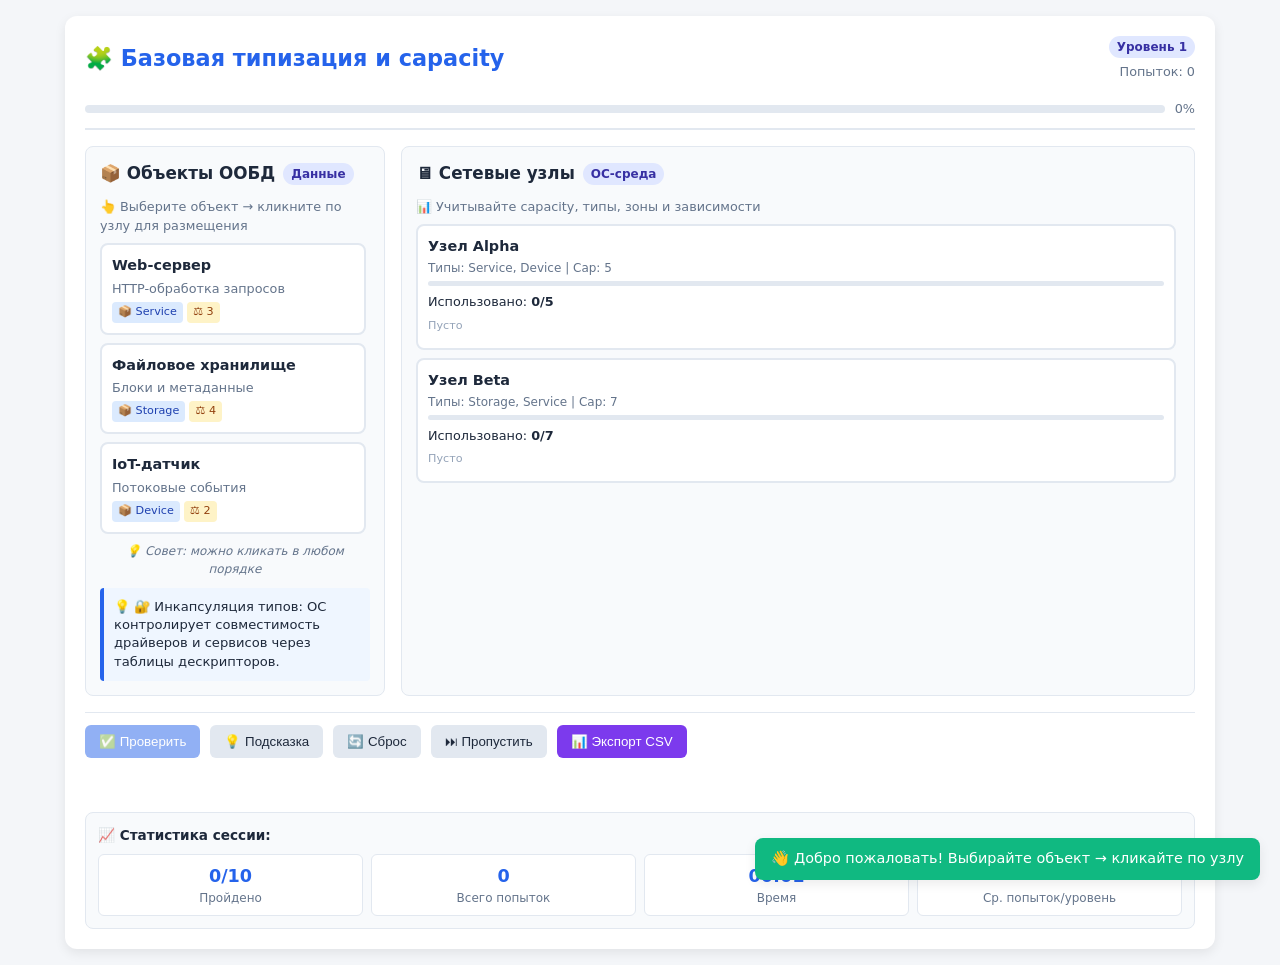
<file: public/oodb-game.html>
<!DOCTYPE html>
<html lang="ru">
<head>
  <meta charset="UTF-8">
  <meta name="viewport" content="width=device-width, initial-scale=1.0">
  <title>ООБД сетевых ресурсов</title>
  <style>
    :root {
      --bg: #f4f6f9; --panel: #ffffff; --primary: #2563eb; --primary-hover: #1d4ed8;
      --success: #10b981; --warning: #f59e0b; --error: #ef4444;
      --text: #1e293b; --muted: #64748b; --border: #e2e8f0; --shadow: 0 4px 12px rgba(0,0,0,0.08);
      --selected-glow: 0 0 0 3px rgba(37,99,235,0.3);
      --assigned-glow: 0 0 0 3px rgba(16,185,129,0.3);
    }
    * { box-sizing: border-box; margin: 0; padding: 0; user-select: none; }
    body {
      font-family: system-ui, -apple-system, "Segoe UI", Roboto, sans-serif;
      background: var(--bg); color: var(--text); line-height: 1.5; padding: 16px;
      transition: background 0.3s;
    }
    .container {
      max-width: 1150px; margin: 0 auto; background: var(--panel);
      border-radius: 12px; box-shadow: var(--shadow); padding: 20px;
      animation: fadeIn 0.4s ease;
    }
    @keyframes fadeIn { from { opacity: 0; transform: translateY(10px); } to { opacity: 1; transform: translateY(0); } }

    header {
      display: flex; justify-content: space-between; align-items: center;
      margin-bottom: 16px; border-bottom: 2px solid var(--border);
      padding-bottom: 10px; flex-wrap: wrap; gap: 10px;
    }
    h1 { font-size: 1.4rem; color: var(--primary); display: flex; align-items: center; gap: 8px; }
    .progress-wrap { display: flex; align-items: center; gap: 10px; width: 100%; margin-top: 8px; }
    .progress-bar-bg { flex: 1; height: 8px; background: #e2e8f0; border-radius: 4px; overflow: hidden; }
    .progress-bar-fill { height: 100%; background: linear-gradient(90deg, var(--primary), #60a5fa); width: 10%; transition: width 0.4s ease; }
    .badge { padding: 2px 8px; border-radius: 12px; font-size: 0.75rem; background: #e0e7ff; color: #3730a3; font-weight: 600; }

    .grid { display: grid; grid-template-columns: 300px 1fr; gap: 16px; }
    @media (max-width: 850px) { .grid { grid-template-columns: 1fr; } }

    .panel {
      background: #f8fafc; border: 1px solid var(--border);
      border-radius: 8px; padding: 14px; transition: border-color 0.2s;
    }
    .panel:hover { border-color: var(--primary); }
    .panel h2 { font-size: 1.05rem; margin-bottom: 10px; display: flex; align-items: center; gap: 8px; }

    .list { display: flex; flex-direction: column; gap: 8px; max-height: 400px; overflow-y: auto; padding-right: 4px; }
    .list::-webkit-scrollbar { width: 6px; }
    .list::-webkit-scrollbar-thumb { background: #cbd5e1; border-radius: 3px; }

    .card {
      background: #fff; border: 2px solid var(--border); border-radius: 8px;
      padding: 10px; cursor: pointer; transition: all 0.2s ease;
      position: relative; overflow: hidden;
    }
    .card::before {
      content: ''; position: absolute; top: 0; left: 0; right: 0; height: 3px;
      background: transparent; transition: background 0.2s;
    }
    .card:hover {
      border-color: var(--primary);
      transform: translateY(-2px);
      box-shadow: 0 4px 12px rgba(0,0,0,0.1);
    }
    .card.selected {
      border-color: var(--primary);
      box-shadow: var(--selected-glow);
      background: #eff6ff;
    }
    .card.selected::before { background: var(--primary); }
    .card.assigned {
      border-color: var(--success);
      opacity: 0.95;
      background: #f0fdf4;
    }
    .card.assigned::before { background: var(--success); }
    .card:active { transform: scale(0.99); }

    .card h3 { font-size: 0.9rem; margin-bottom: 2px; font-weight: 600; }
    .card p { font-size: 0.8rem; color: var(--muted); margin: 2px 0; min-height: 1.2em; }

    .tags { display: flex; flex-wrap: wrap; gap: 4px; margin-top: 4px; }
    .tag {
      display: inline-flex; align-items: center; gap: 3px;
      background: #f1f5f9; padding: 2px 6px; border-radius: 4px;
      font-size: 0.7rem; color: #475569; font-weight: 500;
      transition: background 0.2s;
    }
    .tag:hover { background: #e2e8f0; }
    .tag.type { background: #dbeafe; color: #1e40af; }
    .tag.weight { background: #fef3c7; color: #92400e; }
    .tag.sec { background: #fee2e2; color: #b91c1c; }
    .tag.region { background: #ede9fe; color: #5b21b6; }

    .node-stats { font-size: 0.8rem; margin-top: 6px; }
    .progress-node { height: 5px; background: #e2e8f0; border-radius: 3px; overflow: hidden; margin: 4px 0; }
    .progress-node-bar {
      height: 100%; background: linear-gradient(90deg, var(--primary), #60a5fa);
      transition: width 0.3s ease; border-radius: 3px;
    }
    .progress-node-bar.over { background: linear-gradient(90deg, var(--error), #f87171); animation: pulse 1s infinite; }
    @keyframes pulse { 0%, 100% { opacity: 1; } 50% { opacity: 0.7; } }

    .assigned-list { display: flex; flex-wrap: wrap; gap: 4px; margin-top: 6px; min-height: 20px; }
    .mini-tag {
      font-size: 0.7rem; padding: 2px 6px; background: #dbeafe;
      border-radius: 4px; color: #1e40af; font-weight: 500;
      animation: popIn 0.2s ease;
    }
    @keyframes popIn { from { transform: scale(0.8); opacity: 0; } to { transform: scale(1); opacity: 1; } }

    .controls {
      margin-top: 16px; display: flex; gap: 10px; flex-wrap: wrap; align-items: center;
      padding-top: 12px; border-top: 1px solid var(--border);
    }
    button {
      padding: 9px 14px; border: none; border-radius: 6px;
      background: var(--primary); color: white; font-weight: 500;
      cursor: pointer; transition: all 0.2s; display: flex; align-items: center; gap: 6px;
    }
    button:hover { background: var(--primary-hover); transform: translateY(-1px); }
    button:active { transform: translateY(0); }
    button:disabled { opacity: 0.5; cursor: not-allowed; transform: none !important; }
    button.secondary { background: #e2e8f0; color: var(--text); }
    button.secondary:hover { background: #cbd5e1; }
    button.success { background: var(--success); }
    button.success:hover { background: #059669; }
    button.export { background: #7c3aed; }
    button.export:hover { background: #6d28d9; }

    .theory-box {
      margin-top: 10px; padding: 10px; background: #eff6ff;
      border-left: 4px solid var(--primary); border-radius: 4px;
      font-size: 0.82rem; line-height: 1.4;
    }
    .hint-area {
      width: 100%; margin-top: 8px; color: var(--warning);
      font-size: 0.85rem; min-height: 20px; font-weight: 500;
      animation: slideIn 0.3s ease;
    }
    @keyframes slideIn { from { opacity: 0; transform: translateY(-5px); } to { opacity: 1; transform: translateY(0); } }

    .modal {
      position: fixed; top: 0; left: 0; right: 0; bottom: 0;
      background: rgba(0,0,0,0.6); display: none;
      align-items: center; justify-content: center; z-index: 100;
      backdrop-filter: blur(4px);
    }
    .modal.active { display: flex; animation: fadeIn 0.2s; }
    .modal-content {
      background: white; padding: 24px; border-radius: 12px;
      max-width: 600px; width: 90%; text-align: center;
      box-shadow: 0 20px 40px rgba(0,0,0,0.2);
      animation: slideUp 0.3s ease;
    }
    @keyframes slideUp { from { transform: translateY(20px); opacity: 0; } to { transform: translateY(0); opacity: 1; } }

    .modal h2 { margin-bottom: 12px; font-size: 1.3rem; }
    .modal p { margin-bottom: 16px; color: var(--muted); font-size: 0.95rem; line-height: 1.5; }
    .modal-actions { display: flex; gap: 10px; justify-content: center; flex-wrap: wrap; }

    .stats-panel {
      margin-top: 16px; padding: 12px; background: #f8fafc;
      border-radius: 8px; border: 1px solid var(--border);
      font-size: 0.85rem;
    }
    .stats-grid {
      display: grid; grid-template-columns: repeat(auto-fit, minmax(120px, 1fr));
      gap: 8px; margin-top: 8px;
    }
    .stat-item {
      background: white; padding: 8px; border-radius: 6px;
      text-align: center; border: 1px solid var(--border);
    }
    .stat-value { font-weight: 600; color: var(--primary); font-size: 1.1rem; }
    .stat-label { color: var(--muted); font-size: 0.75rem; }

    .toast {
      position: fixed; bottom: 20px; right: 20px;
      background: var(--text); color: white;
      padding: 10px 16px; border-radius: 8px;
      font-size: 0.9rem; box-shadow: var(--shadow);
      z-index: 200; animation: slideInRight 0.3s ease;
      display: none;
    }
    .toast.show { display: block; }
    .toast.success { background: var(--success); }
    .toast.error { background: var(--error); }
    .toast.info { background: var(--primary); }
    @keyframes slideInRight { from { transform: translateX(100px); opacity: 0; } to { transform: translateX(0); opacity: 1; } }

    .drag-hint {
      font-size: 0.75rem; color: var(--muted);
      text-align: center; margin-top: 8px; font-style: italic;
    }

    .confetti {
      position: fixed; width: 10px; height: 10px;
      background: var(--success); border-radius: 50%;
      animation: confetti-fall 3s ease-out forwards;
      pointer-events: none; z-index: 150;
    }
    @keyframes confetti-fall {
      to { transform: translateY(100vh) rotate(720deg); opacity: 0; }
    }

    .export-preview {
      background: #1e293b; color: #e2e8f0;
      padding: 12px; border-radius: 6px;
      font-family: monospace; font-size: 0.75rem;
      max-height: 150px; overflow: auto;
      text-align: left; white-space: pre;
      margin-top: 12px;
    }

    .error-highlight {
      border-color: var(--error) !important;
      box-shadow: 0 0 0 3px rgba(239,68,68,0.3) !important;
      background: #fff5f5 !important;
    }
  </style>
</head>
<body>
  <div class="container">
    <header>
      <h1 id="levelTitle">🧩 Задание 1/10</h1>
      <div style="text-align: right;">
        <div class="badge" id="levelBadge">Уровень 1</div>
        <div style="font-size: 0.8rem; color: var(--muted); margin-top: 4px;">
          Попыток: <span id="attemptCount">0</span>
        </div>
      </div>
      <div class="progress-wrap">
        <div class="progress-bar-bg">
          <div class="progress-bar-fill" id="globalProgress"></div>
        </div>
        <span id="progressText" style="font-size: 0.8rem; color: var(--muted);">10%</span>
      </div>
    </header>

    <div class="grid">
      <div class="panel">
        <h2>📦 Объекты ООБД <span class="badge">Данные</span></h2>
        <p style="font-size:0.8rem; color:var(--muted); margin-bottom:8px;">
          👆 Выберите объект → кликните по узлу для размещения
        </p>
        <div id="objectsPanel" class="list"></div>
        <div class="drag-hint">💡 Совет: можно кликать в любом порядке</div>
        <div class="theory-box" id="theoryBox"></div>
      </div>

      <div class="panel">
        <h2>🖥 Сетевые узлы <span class="badge">ОС-среда</span></h2>
        <p style="font-size:0.8rem; color:var(--muted); margin-bottom:8px;">
          📊 Учитывайте capacity, типы, зоны и зависимости
        </p>
        <div id="nodesPanel" class="list"></div>
      </div>
    </div>

    <div class="controls">
      <button id="checkBtn" disabled>✅ Проверить</button>
      <button id="hintBtn" class="secondary">💡 Подсказка</button>
      <button id="resetBtn" class="secondary">🔄 Сброс</button>
      <button id="skipBtn" class="secondary">⏭ Пропустить</button>
      <button id="exportBtn" class="export">📊 Экспорт CSV</button>
      <div id="hintArea" class="hint-area"></div>
    </div>

    <div class="stats-panel">
      <strong>📈 Статистика сессии:</strong>
      <div class="stats-grid">
        <div class="stat-item">
          <div class="stat-value" id="statCompleted">0/10</div>
          <div class="stat-label">Пройдено</div>
        </div>
        <div class="stat-item">
          <div class="stat-value" id="statTotalAttempts">0</div>
          <div class="stat-label">Всего попыток</div>
        </div>
        <div class="stat-item">
          <div class="stat-value" id="statTime">00:00</div>
          <div class="stat-label">Время</div>
        </div>
        <div class="stat-item">
          <div class="stat-value" id="statAvgAttempts">–</div>
          <div class="stat-label">Ср. попыток/уровень</div>
        </div>
      </div>
    </div>
  </div>

  <div id="resultModal" class="modal">
    <div class="modal-content">
      <h2 id="modalTitle"></h2>
      <p id="modalText"></p>
      <div class="modal-actions">
        <button id="nextLevelBtn" class="success">➡️ Следующее задание</button>
        <button id="closeModalBtn" class="secondary">🔙 Вернуться</button>
      </div>
    </div>
  </div>

  <div id="exportModal" class="modal">
    <div class="modal-content">
      <h2>📊 Предпросмотр CSV</h2>
      <p style="font-size:0.85rem; color:var(--muted);">Файл можно открыть в Excel, Google Sheets или импортировать в LMS</p>
      <div class="export-preview" id="exportPreview"></div>
      <div class="modal-actions" style="margin-top:16px;">
        <button id="downloadCsvBtn" class="success">💾 Скачать CSV</button>
        <button id="closeExportBtn" class="secondary">✕ Закрыть</button>
      </div>
    </div>
  </div>

  <div id="toast" class="toast"></div>

  <script>
    const LEVELS = [
      {
        id: 1, title: "Базовая типизация и capacity",
        rule: "Разместите объекты, соблюдая capacity узлов и разрешённые типы классов ООБД.",
        objects: [
          { id:'o1', name:'Web-сервер', w:3, type:'Service', desc:'HTTP-обработка запросов' },
          { id:'o2', name:'Файловое хранилище', w:4, type:'Storage', desc:'Блоки и метаданные' },
          { id:'o3', name:'IoT-датчик', w:2, type:'Device', desc:'Потоковые события' }
        ],
        nodes: [
          { id:'nA', name:'Узел Alpha', cap:5, types:['Service','Device'] },
          { id:'nB', name:'Узел Beta', cap:7, types:['Storage','Service'] }
        ],
        hints: ["⚠️ Storage не поддерживается в Alpha", "📊 Проверьте суммарный weight ≤ capacity"],
        theory: "🔐 Инкапсуляция типов: ОС контролирует совместимость драйверов и сервисов через таблицы дескрипторов."
      },
      {
        id: 2, title: "Наследование и affinity",
        rule: "Main_DB и DB_Replica должны находиться в узлах с поддержкой Database/Replicable для консистентности.",
        objects: [
          { id:'o4', name:'Main_DB', w:4, type:'Database', desc:'Первичные данные' },
          { id:'o5', name:'DB_Replica', w:3, type:'Replicable', desc:'Наследует Database' },
          { id:'o6', name:'API_Gateway', w:2, type:'Service', desc:'Маршрутизация' },
          { id:'o7', name:'Cache', w:2, type:'Service', desc:'Ускорение чтения' }
        ],
        nodes: [
          { id:'nA', name:'High-IO', cap:6, types:['Database','Replicable'] },
          { id:'nB', name:'Low-Latency', cap:4, types:['Service','Database'] },
          { id:'nC', name:'Archive', cap:10, types:['Replicable','Storage'] }
        ],
        hints: ["🔗 Связанные объекты требуют proximity (affinity)", "⚡ Cache и Gateway логически группируются по задержке"],
        theory: "🎯 Affinity scheduling: связанные процессы размещаются близко для снижения накладных расходов на межпроцессное взаимодействие (IPC)."
      },
      {
        id: 3, title: "Отказоустойчивость",
        rule: "Все Replicable объекты должны быть размещены на РАЗНЫХ узлах (принцип репликации).",
        objects: [
          { id:'o8', name:'Config_Manager', w:2, type:'Replicable', desc:'Конфигурации ОС' },
          { id:'o9', name:'Log_Aggregator', w:3, type:'Service', desc:'Сбор логов' },
          { id:'o10', name:'State_DB', w:4, type:'Replicable', desc:'Критичные состояния' },
          { id:'o11', name:'Monitor', w:1, type:'Service', desc:'Наблюдение' }
        ],
        nodes: [
          { id:'nA', name:'Zone Primary', cap:6, types:['Service','Replicable'] },
          { id:'nB', name:'Zone Secondary', cap:5, types:['Replicable','Database'] },
          { id:'nC', name:'Zone Edge', cap:4, types:['Service'] }
        ],
        hints: ["🔄 Replicable нельзя класть в один узел", "⚖️ State_DB весит 4 — проверьте capacity в двух зонах"],
        theory: "🛡️ Fault tolerance: распределённые ОС используют quorum и consensus для сохранения консистентности при отказе узла."
      },
      {
        id: 4, title: "Безопасность и изоляция",
        rule: "Уровень безопасности объекта не должен превышать clearance узла.",
        objects: [
          { id:'o12', name:'Auth_Server', w:2, sec:3, type:'Security', desc:'Высокий класс' },
          { id:'o13', name:'Web_Proxy', w:3, sec:1, type:'Network', desc:'Публичный' },
          { id:'o14', name:'Audit_DB', w:3, sec:2, type:'Storage', desc:'Внутренний' }
        ],
        nodes: [
          { id:'nA', name:'DMZ', cap:5, types:['Network'], clearance:1 },
          { id:'nB', name:'Internal', cap:6, types:['Security','Storage'], clearance:3 },
          { id:'nC', name:'Public', cap:4, types:['Network'], clearance:1 }
        ],
        hints: ["🔐 Sec-объекты требуют clearance ≥ sec объекта", "🌐 Web_Proxy (public) логичнее в DMZ"],
        theory: "🔒 Isolation namespaces: ОС разделяет контексты выполнения через namespaces/cgroups для предотвращения privilege escalation."
      },
      {
        id: 5, title: "Балансировка нагрузки",
        rule: "Загрузка ни одного узла не должна превышать 75% от capacity.",
        objects: [
          { id:'o15', name:'Worker_A', w:3, type:'Compute', desc:'Вычисления' },
          { id:'o16', name:'Worker_B', w:3, type:'Compute', desc:'Вычисления' },
          { id:'o17', name:'Worker_C', w:2, type:'Compute', desc:'Вычисления' },
          { id:'o18', name:'Scheduler', w:2, type:'Control', desc:'Управление' }
        ],
        nodes: [
          { id:'nA', name:'Node_1', cap:8, types:['Compute','Control'] },
          { id:'nB', name:'Node_2', cap:6, types:['Compute','Control'] },
          { id:'nC', name:'Node_3', cap:4, types:['Compute'] }
        ],
        hints: ["⚖️ Распределите вес равномерно: нагрузка ≤ 75% capacity", "📉 Node_3 маленький (cap=4) — не перегружайте"],
        theory: "🔄 Load balancing: планировщик ОС распределяет tasks по CPU/cores для избежания троттлинга и starvation процессов."
      },
      {
        id: 6, title: "Сетевая локальность",
        rule: "Объект должен размещаться в узле с совпадающим region для задержки <50ms.",
        objects: [
          { id:'o19', name:'EU_Users', w:3, region:'EU', type:'Service' },
          { id:'o20', name:'US_API', w:2, region:'US', type:'Service' },
          { id:'o21', name:'ASIA_Cache', w:3, region:'ASIA', type:'Storage' }
        ],
        nodes: [
          { id:'nA', name:'DC_Frankfurt', cap:5, types:['Service','Storage'], region:'EU' },
          { id:'nB', name:'DC_Virginia', cap:5, types:['Service'], region:'US' },
          { id:'nC', name:'DC_Singapore', cap:6, types:['Storage','Service'], region:'ASIA' }
        ],
        hints: ["🌍 Region объекта должен = region узла", "📡 ОС маршрутизирует пакеты через локальные шлюзы"],
        theory: "🗺️ Network locality: ОС использует ARP/DNS и таблицы маршрутизации для минимизации hop-count и задержки."
      },
      {
        id: 7, title: "Версионная совместимость",
        rule: "Версия объекта должна поддерживаться средой выполнения узла.",
        objects: [
          { id:'o22', name:'Legacy_Module', w:3, ver:'v1', type:'Library' },
          { id:'o23', name:'Modern_App', w:2, ver:'v2', type:'App' },
          { id:'o24', name:'Compat_Lib', w:2, ver:'v1', type:'Library' },
          { id:'o25', name:'New_Service', w:2, ver:'v2', type:'Service' }
        ],
        nodes: [
          { id:'nA', name:'Runtime_v1', cap:5, types:['Library','App'], supportedVer:'v1' },
          { id:'nB', name:'Runtime_v2', cap:4, types:['App','Service'], supportedVer:'v2' },
          { id:'nC', name:'Hybrid', cap:6, types:['Library','Service'], supportedVer:'v1' }
        ],
        hints: ["📦 v1-объекты → только v1-узлы", "⚠️ Hybrid поддерживает только v1, несмотря на имя"],
        theory: "📦 ABI compatibility: ОС изолирует зависимости через chroot/containers для предотвращения 'DLL hell' и конфликтов версий."
      },
      {
        id: 8, title: "Приоритеты и QoS",
        rule: "Объект с priority ≤ QoS класса узла может быть размещён.",
        objects: [
          { id:'o26', name:'RealTime_Ctrl', w:2, priority:3, type:'Control' },
          { id:'o27', name:'Batch_Job', w:3, priority:1, type:'Compute' },
          { id:'o28', name:'UI_Frontend', w:2, priority:2, type:'Service' }
        ],
        nodes: [
          { id:'nA', name:'QoS_Low', cap:4, qos:1 },
          { id:'nB', name:'QoS_Medium', cap:5, qos:2 },
          { id:'nC', name:'QoS_High', cap:6, qos:3 }
        ],
        hints: ["🔝 priority 3 требует qos 3 (только QoS_High)", "📦 Batch_Job (pri=1) можно разместить в любой узел"],
        theory: "⏱️ Real-time scheduling: ОС резервирует CPU/IO для критичных процессов через классы приоритетов (SCHED_FIFO/RR)."
      },
      {
        id: 9, title: "Миграция и исправление",
        rule: "Объекты уже размещены некорректно. Переместите их, устранив все violations.",
        objects: [
          { id:'o29', name:'DB_Core', w:4, type:'Database', priority:2 },
          { id:'o30', name:'Web_FE', w:2, type:'Service', priority:1 },
          { id:'o31', name:'Monitor', w:1, type:'Control', priority:1 }
        ],
        nodes: [
          { id:'nA', name:'Heavy_Node', cap:3, types:['Service'], priority:2 },
          { id:'nB', name:'Balanced', cap:5, types:['Database','Service'], priority:2 },
          { id:'nC', name:'Light', cap:2, types:['Control','Service'], priority:1 }
        ],
        initialAssign: { o29:'nA', o30:'nC', o31:'nB' },
        hints: ["❌ DB_Core (w=4) > cap Heavy_Node (3) → миграция обязательна", "🎯 Monitor требует Control-тип (есть только в Light)"],
        theory: "🔄 Live migration: распределённые ОС переносят процессы между хостами без остановки через checkpoint/restore."
      },
      {
        id: 10, title: "Комплексная архитектура",
        rule: "Учитываются ВСЕ правила: capacity, тип, security, replication, QoS, region.",
        objects: [
          { id:'o32', name:'Core_DB', w:3, type:'Database', sec:3, repl:true, region:'EU' },
          { id:'o33', name:'Replica_DB', w:2, type:'Replicable', sec:3, repl:true, region:'EU' },
          { id:'o34', name:'API_GW', w:2, type:'Service', sec:1, repl:false, region:'US' },
          { id:'o35', name:'Cache_EU', w:2, type:'Service', sec:1, repl:false, region:'EU' }
        ],
        nodes: [
          { id:'nA', name:'EU_Secure', cap:5, types:['Database','Replicable'], sec:3, region:'EU', qos:2 },
          { id:'nB', name:'EU_Public', cap:3, types:['Service'], sec:1, region:'EU', qos:1 },
          { id:'nC', name:'US_Gateway', cap:4, types:['Service'], sec:1, region:'US', qos:2 }
        ],
        hints: ["🔄 Replicables → разные узлы в EU-зоне", "🇺🇸 API_GW строго в US (region constraint)", "🔐 Проверьте sec=3 для Core/Replica"],
        theory: "🏗️ System design: распределённые ОС объединяют scheduling, replication, security и networking в единую policy engine."
      }
    ];

    let currentIdx = 0;
    let assignments = {};
    let selectedObj = null;
    let attempts = 0;
    let lastErrors = [];
    let sessionStart = Date.now();
    let levelResults = [];
    let currentLevelStart = Date.now();

    const $ = id => document.getElementById(id);

    const formatTime = (ms) => {
      const totalSec = Math.floor(ms / 1000);
      const min = Math.floor(totalSec / 60).toString().padStart(2, '0');
      const sec = (totalSec % 60).toString().padStart(2, '0');
      return `${min}:${sec}`;
    };

    const showToast = (msg, type = 'info') => {
      const toast = $('toast');
      toast.textContent = msg;
      toast.className = `toast ${type} show`;
      setTimeout(() => toast.classList.remove('show'), 3000);
    };

    const createConfetti = () => {
      for (let i = 0; i < 30; i++) {
        const c = document.createElement('div');
        c.className = 'confetti';
        c.style.left = Math.random() * 100 + 'vw';
        c.style.background = ['#2563eb','#10b981','#f59e0b','#ef4444'][Math.floor(Math.random()*4)];
        c.style.animationDelay = Math.random() * 0.5 + 's';
        document.body.appendChild(c);
        setTimeout(() => c.remove(), 3000);
      }
    };

    function generateCSV() {
      const totalAttempts = levelResults.reduce((sum, r) => sum + r.attempts, 0);
      const completedCount = levelResults.filter(r => r.completed).length;
      const avgAttempts = completedCount > 0 ? (totalAttempts / completedCount).toFixed(2) : '–';
      const totalTime = formatTime(Date.now() - sessionStart);

      const meta = [
        ['ООБД сетевых ресурсов - Результаты'],
        ['Дисциплина', 'Операционные системы и среды'],
        ['Дата', new Date().toLocaleString('ru-RU')],
        ['Всего уровней', '10'],
        ['Пройдено', completedCount],
        ['Всего попыток', totalAttempts],
        ['Среднее попыток/уровень', avgAttempts],
        ['Общее время', totalTime],
        [],
        ['Детализация по уровням']
      ];

      const headers = ['Уровень', 'Название', 'Статус', 'Попытки', 'Время (сек)', 'Время (формат)', 'Дата завершения'];

      const rows = levelResults.map(r => [
        r.levelId, r.title,
        r.completed ? 'Пройден' : 'Не завершён',
        r.attempts,
        Math.round(r.timeSpent / 1000),
        formatTime(r.timeSpent),
        r.timestamp ? new Date(r.timestamp).toLocaleString('ru-RU') : '–'
      ]);

      if (currentIdx >= 0 && currentIdx < 10) {
        const currentLevel = LEVELS[currentIdx];
        const currentTime = Date.now() - currentLevelStart;
        rows.push([currentLevel.id, currentLevel.title, 'В процессе', attempts, Math.round(currentTime / 1000), formatTime(currentTime), '–']);
      }

      const csvRows = [...meta, headers, ...rows];
      const escapeCSV = (val) => {
        if (val === null || val === undefined) return '';
        const str = String(val);
        if (str.includes(',') || str.includes('"') || str.includes('\n')) return `"${str.replace(/"/g, '""')}"`;
        return str;
      };
      return csvRows.map(row => row.map(escapeCSV).join(',')).join('\n');
    }

    function showExportPreview() {
      const csv = generateCSV();
      $('exportPreview').textContent = csv;
      $('exportModal').classList.add('active');
    }

    function downloadCSV() {
      const csv = generateCSV();
      const blob = new Blob([csv], { type: 'text/csv;charset=utf-8;' });
      const url = URL.createObjectURL(blob);
      const link = document.createElement('a');
      const timestamp = new Date().toISOString().slice(0,19).replace(/[:T]/g, '-');
      link.href = url;
      link.download = `oodb-results-${timestamp}.csv`;
      link.style.display = 'none';
      document.body.appendChild(link);
      link.click();
      document.body.removeChild(link);
      URL.revokeObjectURL(url);
      showToast('📥 Файл скачан!', 'success');
      $('exportModal').classList.remove('active');
    }

    function saveLevelResult(completed) {
      const lv = LEVELS[currentIdx];
      levelResults.push({ levelId: lv.id, title: lv.title, completed, attempts, timeSpent: Date.now() - currentLevelStart, timestamp: completed ? Date.now() : null });
      updateStats();
    }

    function updateStats() {
      const completed = levelResults.filter(r => r.completed).length;
      const totalAttempts = levelResults.reduce((sum, r) => sum + r.attempts, 0);
      const avg = completed > 0 ? (totalAttempts / completed).toFixed(1) : '–';
      $('statCompleted').textContent = `${completed}/10`;
      $('statTotalAttempts').textContent = totalAttempts;
      $('statTime').textContent = formatTime(Date.now() - sessionStart);
      $('statAvgAttempts').textContent = avg;
    }

    function render() {
      const lv = LEVELS[currentIdx];
      $('levelTitle').textContent = `🧩 ${lv.title}`;
      $('levelBadge').textContent = `Уровень ${currentIdx + 1}`;
      $('globalProgress').style.width = `${(currentIdx/10)*100}%`;
      $('progressText').textContent = `${Math.round((currentIdx/10)*100)}%`;
      $('theoryBox').textContent = `💡 ${lv.theory}`;
      $('hintArea').textContent = '';
      attempts = 0;
      $('attemptCount').textContent = attempts;
      assignments = {};
      selectedObj = null;
      lastErrors = [];
      currentLevelStart = Date.now();
      if (lv.initialAssign) {
        assignments = {...lv.initialAssign};
        showToast('⚠️ Уровень начинается с некорректного размещения — исправьте!', 'error');
      }
      renderObjects();
      renderNodes();
      updateCheckBtn();
      updateStats();
      document.querySelector('.container').style.animation = 'none';
      setTimeout(() => { document.querySelector('.container').style.animation = 'fadeIn 0.4s ease'; }, 10);
    }

    function renderObjects() {
      const panel = $('objectsPanel');
      panel.innerHTML = '';
      const lv = LEVELS[currentIdx];
      lv.objects.forEach(o => {
        const el = document.createElement('div');
        el.className = `card ${assignments[o.id] ? 'assigned' : ''} ${selectedObj === o.id ? 'selected' : ''}`;
        el.dataset.id = o.id;
        const tags = [];
        if (o.type) tags.push(`<span class="tag type">📦 ${o.type}</span>`);
        if (o.w) tags.push(`<span class="tag weight">⚖️ ${o.w}</span>`);
        if (o.sec) tags.push(`<span class="tag sec">🔒 ${o.sec}</span>`);
        if (o.priority) tags.push(`<span class="tag">🔝 ${o.priority}</span>`);
        if (o.region) tags.push(`<span class="tag region">🌍 ${o.region}</span>`);
        if (o.ver) tags.push(`<span class="tag">📦 ${o.ver}</span>`);
        if (o.repl) tags.push(`<span class="tag">🔄 Repl</span>`);
        el.innerHTML = `<h3>${o.name}</h3><p>${o.desc || 'Без описания'}</p><div class="tags">${tags.join('')}</div>`;
        el.onclick = (e) => {
          e.stopPropagation();
          selectedObj = selectedObj === o.id ? null : o.id;
          renderObjects();
          updateNodeHighlights();
        };
        panel.appendChild(el);
      });
    }

    function renderNodes() {
      const panel = $('nodesPanel');
      panel.innerHTML = '';
      const lv = LEVELS[currentIdx];
      lv.nodes.forEach(n => {
        const assigned = lv.objects.filter(o => assignments[o.id] === n.id);
        const used = assigned.reduce((s,o) => s + (o.w||0), 0);
        const pct = n.cap ? Math.min((used / n.cap) * 100, 100) : 0;
        const over = used > (n.cap || 0);
        const el = document.createElement('div');
        el.className = 'card';
        el.dataset.id = n.id;
        const info = [];
        if (n.types) info.push(`Типы: ${n.types.join(', ')}`);
        if (n.clearance) info.push(`Clear: ${n.clearance}`);
        if (n.qos) info.push(`QoS: ${n.qos}`);
        if (n.region) info.push(`🌍 ${n.region}`);
        if (n.supportedVer) info.push(`📦 ${n.supportedVer}`);
        if (n.cap) info.push(`Cap: ${n.cap}`);
        el.innerHTML = `
          <h3>${n.name}</h3>
          <p style="font-size:0.75rem; color:var(--muted);">${info.join(' | ')}</p>
          <div class="progress-node"><div class="progress-node-bar ${over ? 'over' : ''}" style="width:${pct}%"></div></div>
          <div class="node-stats">Использовано: <strong>${used}/${n.cap||'∞'}</strong>${over ? ' <span style="color:var(--error)">⚠️ Переполнение!</span>' : ''}</div>
          <div class="assigned-list">${assigned.length ? assigned.map(o => `<span class="mini-tag">${o.name}</span>`).join('') : '<span style="font-size:0.7rem;color:#94a3b8">Пусто</span>'}</div>`;
        el.onclick = (e) => {
          e.stopPropagation();
          if (selectedObj) {
            if (assignments[selectedObj] === n.id) {
              delete assignments[selectedObj];
              showToast('🗑️ Объект снят с узла', 'info');
            } else {
              assignments[selectedObj] = n.id;
              showToast(`✅ ${LEVELS[currentIdx].objects.find(o=>o.id===selectedObj)?.name} → ${n.name}`, 'success');
            }
            selectedObj = null;
            renderObjects();
            renderNodes();
            updateCheckBtn();
          }
        };
        panel.appendChild(el);
      });
    }

    function updateNodeHighlights() {
      document.querySelectorAll('.card[data-id]').forEach(card => {
        if (!card.dataset.id.startsWith('n')) return;
        card.style.borderColor = '';
        card.style.boxShadow = '';
      });
      if (!selectedObj) return;
      const lv = LEVELS[currentIdx];
      const obj = lv.objects.find(o => o.id === selectedObj);
      if (!obj) return;
      lv.nodes.forEach(n => {
        const card = document.querySelector(`.card[data-id="${n.id}"]`);
        if (!card) return;
        let compatible = true;
        if (n.types && obj.type && !n.types.includes(obj.type)) compatible = false;
        if (n.clearance && obj.sec && obj.sec > n.clearance) compatible = false;
        if (n.qos && obj.priority && obj.priority > n.qos) compatible = false;
        if (n.supportedVer && obj.ver && obj.ver !== n.supportedVer) compatible = false;
        if (n.region && obj.region && n.region !== obj.region) compatible = false;
        if (compatible) { card.style.borderColor = 'var(--primary)'; card.style.boxShadow = '0 0 0 2px rgba(37,99,235,0.2)'; }
        else { card.style.borderColor = 'var(--border)'; card.style.boxShadow = 'none'; }
      });
    }

    function updateCheckBtn() {
      const lv = LEVELS[currentIdx];
      $('checkBtn').disabled = !lv.objects.every(o => assignments[o.id]);
    }

    function validate() {
      const lv = LEVELS[currentIdx];
      const errors = [];
      const nodeUsage = {};
      lv.nodes.forEach(n => nodeUsage[n.id] = 0);
      lv.objects.forEach(o => {
        const nodeId = assignments[o.id];
        if (!nodeId) { errors.push({msg: `${o.name} не назначен`, objId: o.id}); return; }
        const node = lv.nodes.find(n => n.id === nodeId);
        if (!node) { errors.push({msg: `Неизвестный узел для ${o.name}`, objId: o.id}); return; }
        nodeUsage[nodeId] += (o.w || 0);
        if (node.types && o.type && !node.types.includes(o.type)) errors.push({msg: `${o.name} (${o.type}) не поддерживается узлом ${node.name}`, objId: o.id, nodeId: node.id});
        if (o.sec && node.clearance && o.sec > node.clearance) errors.push({msg: `${o.name} (Sec:${o.sec}) > clearance ${node.name} (${node.clearance})`, objId: o.id, nodeId: node.id});
        if (o.priority && node.qos && o.priority > node.qos) errors.push({msg: `${o.name} (Pri:${o.priority}) требует QoS ≥ ${o.priority}. В ${node.name} только ${node.qos}`, objId: o.id, nodeId: node.id});
        if (o.ver && node.supportedVer && o.ver !== node.supportedVer) errors.push({msg: `${o.name} (${o.ver}) несовместим с ${node.name} (${node.supportedVer})`, objId: o.id, nodeId: node.id});
        if (o.region && node.region && o.region !== node.region) errors.push({msg: `${o.name} (${o.region}) требует локальности. Узел: ${node.region}`, objId: o.id, nodeId: node.id});
      });
      for (const [nodeId, used] of Object.entries(nodeUsage)) {
        const node = lv.nodes.find(n => n.id === nodeId);
        if (node && node.cap && used > node.cap) errors.push({msg: `Переполнение ${node.name}: ${used}/${node.cap}`, nodeId});
      }
      if (lv.id === 5) {
        for (const [nodeId, used] of Object.entries(nodeUsage)) {
          const node = lv.nodes.find(n => n.id === nodeId);
          if (node?.cap && (used / node.cap) > 0.75) errors.push({msg: `${node.name} загружен >75% (${Math.round(used/node.cap*100)}%). Нарушен fair scheduling`, nodeId});
        }
      }
      if ([3, 10].includes(lv.id)) {
        const replObjs = lv.objects.filter(o => o.repl || o.type === 'Replicable');
        if (replObjs.length > 1) {
          const replNodes = replObjs.map(o => assignments[o.id]).filter(Boolean);
          const uniqueNodes = [...new Set(replNodes)];
          if (uniqueNodes.length < replObjs.length) replObjs.forEach(o => errors.push({msg: `${o.name} (Replicable) должен быть на отдельном узле для fault-tolerance`, objId: o.id}));
        }
      }
      if (lv.id === 2) {
        const main = lv.objects.find(o => o.id === 'o4');
        const replica = lv.objects.find(o => o.id === 'o5');
        if (main && replica && assignments[main.id] && assignments[replica.id]) {
          const mainNode = lv.nodes.find(n => n.id === assignments[main.id]);
          const replNode = lv.nodes.find(n => n.id === assignments[replica.id]);
          const supportsDb = n => n.types?.includes('Database') || n.types?.includes('Replicable');
          if (!supportsDb(mainNode) || !supportsDb(replNode)) errors.push({msg: "Main_DB и Replica требуют affinity-узлов с поддержкой Database/Replicable", objId: 'o4,o5'});
        }
      }
      return errors;
    }

    function highlightErrors(errors) {
      document.querySelectorAll('.card').forEach(c => c.classList.remove('error-highlight'));
      errors.forEach(err => {
        if (err.objId) err.objId.split(',').forEach(id => { const el = document.querySelector(`.card[data-id="${id.trim()}"]`); if (el) el.classList.add('error-highlight'); });
        if (err.nodeId) { const el = document.querySelector(`.card[data-id="${err.nodeId}"]`); if (el) el.classList.add('error-highlight'); }
      });
    }

    $('checkBtn').onclick = () => {
      attempts++;
      $('attemptCount').textContent = attempts;
      const errors = validate();
      lastErrors = errors;
      if (errors.length === 0) {
        $('modalTitle').textContent = '✅ Задание выполнено!';
        $('modalTitle').style.color = 'var(--success)';
        $('modalText').innerHTML = `<strong>Отлично!</strong><br><br>Вы корректно распределили ресурсы.<br><br>Попыток: ${attempts} 🎯`;
        $('nextLevelBtn').disabled = currentIdx >= 9;
        $('nextLevelBtn').textContent = currentIdx >= 9 ? '🏆 Курс завершён!' : '➡️ Следующее задание';
        $('nextLevelBtn').className = 'success';
        $('closeModalBtn').style.display = currentIdx >= 9 ? 'none' : 'inline-flex';
        createConfetti();
        showToast('🎉 Уровень пройден!', 'success');
        saveLevelResult(true);
      } else {
        $('modalTitle').textContent = `❌ Найдено ошибок: ${errors.length}`;
        $('modalTitle').style.color = 'var(--error)';
        $('modalText').innerHTML = errors.map(e => `• ${e.msg}`).join('<br>');
        $('nextLevelBtn').disabled = true;
        $('nextLevelBtn').textContent = '🔙 Исправить';
        $('closeModalBtn').style.display = 'inline-flex';
        highlightErrors(errors);
        showToast('❌ Проверьте подсвеченные элементы', 'error');
      }
      $('resultModal').classList.add('active');
    };

    $('hintBtn').onclick = () => {
      const hints = LEVELS[currentIdx].hints || [];
      if (hints.length > 0) {
        $('hintArea').textContent = '💡 ' + hints[Math.floor(Math.random() * hints.length)];
        $('hintArea').style.animation = 'none';
        setTimeout(() => $('hintArea').style.animation = 'slideIn 0.3s ease', 10);
      }
    };

    $('resetBtn').onclick = () => { if (confirm('Сбросить текущий уровень?')) { render(); showToast('🔄 Уровень сброшен', 'info'); } };

    $('skipBtn').onclick = () => {
      if (confirm('Пропустить уровень?')) {
        saveLevelResult(false);
        if (currentIdx < 9) { currentIdx++; render(); showToast('⏭ Уровень пропущен', 'info'); }
      }
    };

    $('exportBtn').onclick = showExportPreview;
    $('downloadCsvBtn').onclick = downloadCSV;
    $('closeExportBtn').onclick = () => $('exportModal').classList.remove('active');

    $('closeModalBtn').onclick = () => {
      $('resultModal').classList.remove('active');
      document.querySelectorAll('.card').forEach(c => c.classList.remove('error-highlight'));
    };

    $('nextLevelBtn').onclick = () => {
      if (currentIdx < 9) {
        currentIdx++;
        $('resultModal').classList.remove('active');
        setTimeout(render, 200);
      } else {
        $('modalTitle').textContent = '🎓 Курс завершён!';
        $('modalText').innerHTML = `Поздравляем! Вы освоили принципы распределения ООБД.<br><br><strong>📊 Нажмите "Экспорт CSV" для сохранения результатов!</strong>`;
        $('nextLevelBtn').textContent = '🔄 Начать заново';
        $('nextLevelBtn').disabled = false;
        $('nextLevelBtn').onclick = () => { currentIdx = 0; levelResults = []; sessionStart = Date.now(); render(); $('resultModal').classList.remove('active'); showToast('🔄 Новая сессия начата', 'info'); };
      }
    };

    $('resultModal').onclick = (e) => { if (e.target === $('resultModal')) { $('resultModal').classList.remove('active'); document.querySelectorAll('.card').forEach(c => c.classList.remove('error-highlight')); } };
    $('exportModal').onclick = (e) => { if (e.target === $('exportModal')) $('exportModal').classList.remove('active'); };

    document.addEventListener('keydown', (e) => {
      if (e.key === 'Escape') { selectedObj = null; renderObjects(); updateNodeHighlights(); }
      if (e.key === 'Enter' && !$('checkBtn').disabled && !$('resultModal').classList.contains('active')) $('checkBtn').click();
    });

    setInterval(updateStats, 1000);
    render();
    showToast('👋 Добро пожаловать! Выбирайте объект → кликайте по узлу', 'success');
  </script>
</body>
</html>
</file>
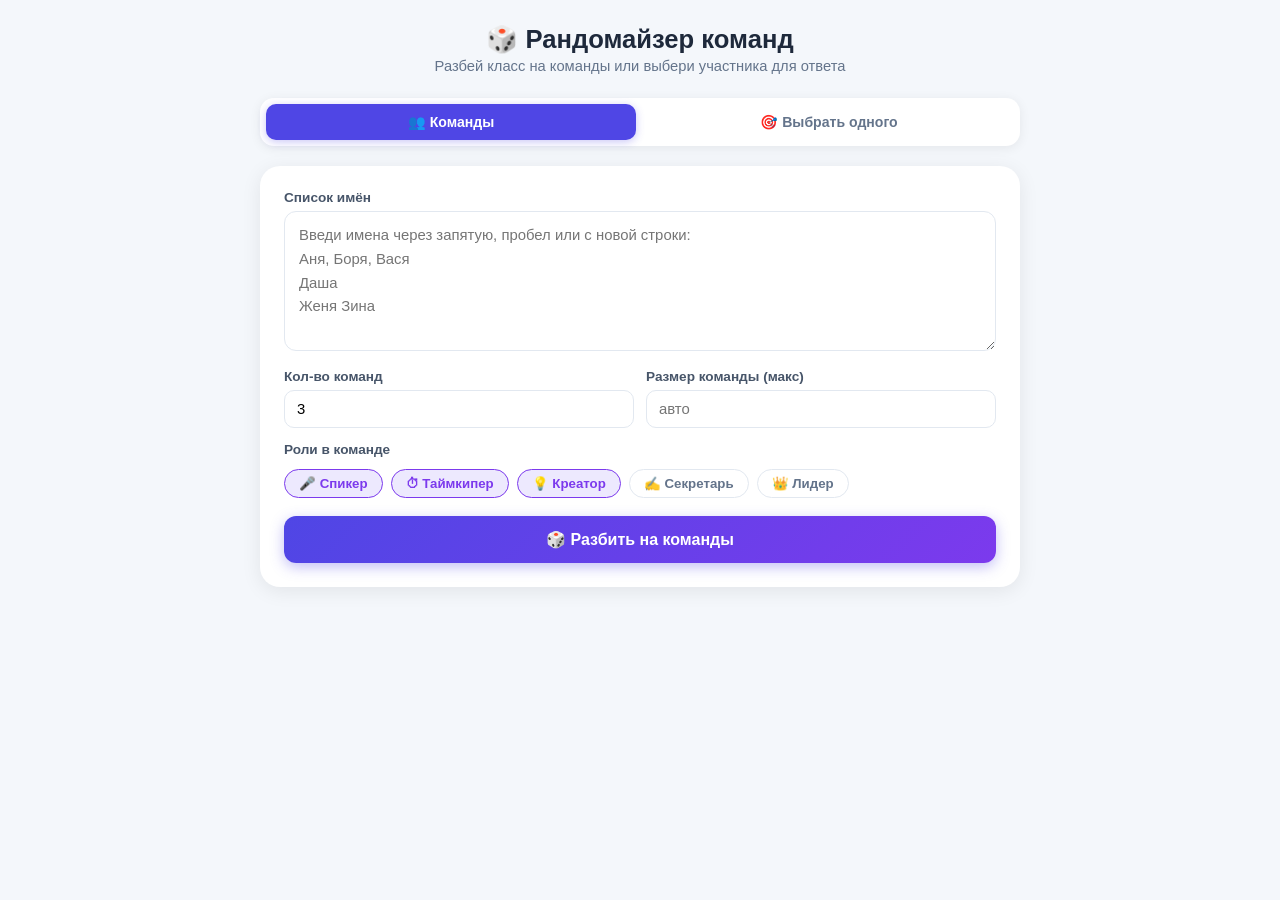
<file: public/team-randomizer.html>
<!DOCTYPE html>
<html lang="ru">
<head>
<meta charset="UTF-8">
<meta name="viewport" content="width=device-width, initial-scale=1.0">
<title>Рандомайзер команд</title>
<style>
  *, *::before, *::after { box-sizing: border-box; margin: 0; padding: 0; }

  body {
    font-family: 'Segoe UI', Arial, sans-serif;
    background: #f4f7fb;
    min-height: 100vh;
    padding: 24px 16px 40px;
    color: #1e293b;
  }

  .app { max-width: 760px; margin: 0 auto; }

  h1 {
    text-align: center;
    font-size: 1.6em;
    font-weight: 800;
    color: #1e293b;
    margin-bottom: 4px;
  }
  .subtitle { text-align: center; color: #64748b; font-size: 0.92em; margin-bottom: 24px; }

  /* Tabs */
  .tabs { display: flex; gap: 8px; margin-bottom: 20px; background: #fff; border-radius: 14px; padding: 6px; box-shadow: 0 2px 12px rgba(0,0,0,0.07); }
  .tab-btn {
    flex: 1; padding: 10px 8px; border: none; border-radius: 10px; font-size: 0.88em; font-weight: 600;
    cursor: pointer; transition: all .2s; background: transparent; color: #64748b;
  }
  .tab-btn.active { background: #4f46e5; color: #fff; box-shadow: 0 2px 8px rgba(79,70,229,.3); }

  /* Card */
  .card { background: #fff; border-radius: 20px; box-shadow: 0 4px 20px rgba(0,0,0,0.08); padding: 24px; margin-bottom: 20px; }

  label { font-size: 0.85em; font-weight: 600; color: #475569; display: block; margin-bottom: 6px; }

  textarea {
    width: 100%; min-height: 140px; border: 1.5px solid #e2e8f0; border-radius: 12px;
    padding: 12px 14px; font-size: 0.93em; resize: vertical; outline: none; transition: border .2s;
    font-family: inherit; line-height: 1.6;
  }
  textarea:focus { border-color: #4f46e5; }

  .row { display: flex; gap: 12px; flex-wrap: wrap; margin-top: 14px; }

  .field { flex: 1; min-width: 120px; }
  .field input, .field select {
    width: 100%; padding: 10px 12px; border: 1.5px solid #e2e8f0; border-radius: 10px;
    font-size: 0.93em; outline: none; transition: border .2s; font-family: inherit;
  }
  .field input:focus, .field select:focus { border-color: #4f46e5; }

  .btn-primary {
    width: 100%; margin-top: 18px; padding: 14px; border: none; border-radius: 12px;
    background: linear-gradient(135deg, #4f46e5, #7c3aed); color: #fff;
    font-size: 1em; font-weight: 700; cursor: pointer; transition: opacity .2s, transform .1s;
    box-shadow: 0 4px 14px rgba(79,70,229,.35);
  }
  .btn-primary:hover { opacity: .92; }
  .btn-primary:active { transform: scale(.98); }

  .btn-secondary {
    padding: 8px 16px; border: 1.5px solid #e2e8f0; border-radius: 10px;
    background: #fff; font-size: 0.85em; font-weight: 600; cursor: pointer;
    color: #475569; transition: all .2s;
  }
  .btn-secondary:hover { border-color: #4f46e5; color: #4f46e5; }

  /* Result */
  .result-header {
    display: flex; align-items: center; justify-content: space-between; margin-bottom: 16px;
  }
  .result-title { font-size: 1.1em; font-weight: 700; color: #1e293b; }

  .teams-grid { display: grid; grid-template-columns: repeat(auto-fill, minmax(200px, 1fr)); gap: 14px; }

  .team-card {
    border-radius: 16px; padding: 16px; border: 1.5px solid transparent;
    transition: transform .2s;
  }
  .team-card:hover { transform: translateY(-2px); }

  .team-title {
    font-size: 0.8em; font-weight: 700; text-transform: uppercase; letter-spacing: .08em;
    margin-bottom: 10px; opacity: .75;
  }

  .member {
    display: flex; align-items: center; gap-px: 6px; padding: 6px 8px;
    border-radius: 8px; margin-bottom: 5px; font-size: 0.88em; font-weight: 500;
  }

  .role-badge {
    font-size: 0.72em; font-weight: 700; padding: 2px 7px; border-radius: 20px;
    margin-left: auto; flex-shrink: 0; white-space: nowrap;
  }

  /* Picker result */
  .picker-result {
    text-align: center; padding: 32px 20px;
    animation: pop .4s cubic-bezier(.175,.885,.32,1.275);
  }
  @keyframes pop { from { transform: scale(.7); opacity: 0; } to { transform: scale(1); opacity: 1; } }

  .picker-name {
    font-size: 2.2em; font-weight: 900; color: #4f46e5;
    margin: 12px 0 8px; line-height: 1.2;
  }
  .picker-sub { color: #64748b; font-size: 0.9em; }

  .spinner-ring {
    width: 72px; height: 72px; border: 6px solid #e0e7ff;
    border-top-color: #4f46e5; border-radius: 50%; margin: 0 auto 16px;
    animation: spin .7s linear infinite;
  }
  @keyframes spin { to { transform: rotate(360deg); } }

  .names-count { font-size: 0.8em; color: #94a3b8; margin-top: 6px; }

  .empty-msg { text-align: center; padding: 32px; color: #94a3b8; font-size: 0.93em; }

  .chip-list { display: flex; flex-wrap: wrap; gap: 6px; margin-top: 8px; }
  .chip {
    display: inline-flex; align-items: center; gap: 4px; padding: 4px 10px;
    background: #f1f5f9; border-radius: 20px; font-size: 0.82em; font-weight: 500; color: #475569;
  }
  .chip-del { cursor: pointer; color: #94a3b8; font-size: 1.1em; line-height: 1; }
  .chip-del:hover { color: #ef4444; }

  .options-row { display: flex; gap: 8px; flex-wrap: wrap; margin-top: 12px; }
  .toggle-btn {
    padding: 6px 14px; border-radius: 20px; border: 1.5px solid #e2e8f0;
    font-size: 0.83em; font-weight: 600; cursor: pointer; transition: all .2s;
    background: #fff; color: #64748b;
  }
  .toggle-btn.on { background: #ede9fe; border-color: #7c3aed; color: #7c3aed; }

  .divider { height: 1px; background: #f1f5f9; margin: 16px 0; }

  @media (max-width: 500px) {
    .teams-grid { grid-template-columns: 1fr 1fr; }
    .picker-name { font-size: 1.7em; }
  }
</style>
</head>
<body>
<div class="app">
  <h1>🎲 Рандомайзер команд</h1>
  <p class="subtitle">Разбей класс на команды или выбери участника для ответа</p>

  <div class="tabs">
    <button class="tab-btn active" onclick="switchTab('teams')">👥 Команды</button>
    <button class="tab-btn" onclick="switchTab('picker')">🎯 Выбрать одного</button>
  </div>

  <!-- TEAMS TAB -->
  <div id="tab-teams">
    <div class="card">
      <label>Список имён <span class="names-count" id="names-count"></span></label>
      <textarea id="names-input" placeholder="Введи имена через запятую, пробел или с новой строки:&#10;Аня, Боря, Вася&#10;Даша&#10;Женя Зина"></textarea>

      <div class="row">
        <div class="field">
          <label>Кол-во команд</label>
          <input type="number" id="team-count" value="3" min="2" max="20">
        </div>
        <div class="field">
          <label>Размер команды (макс)</label>
          <input type="number" id="team-size" value="" placeholder="авто" min="1" max="50">
        </div>
      </div>

      <div style="margin-top:14px;">
        <label>Роли в команде</label>
        <div class="options-row">
          <button class="toggle-btn on" id="role-speaker" onclick="toggleRole(this,'speaker')">🎤 Спикер</button>
          <button class="toggle-btn on" id="role-timer" onclick="toggleRole(this,'timer')">⏱ Таймкипер</button>
          <button class="toggle-btn on" id="role-creator" onclick="toggleRole(this,'creator')">💡 Креатор</button>
          <button class="toggle-btn" id="role-scribe" onclick="toggleRole(this,'scribe')">✍️ Секретарь</button>
          <button class="toggle-btn" id="role-leader" onclick="toggleRole(this,'leader')">👑 Лидер</button>
        </div>
      </div>

      <button class="btn-primary" onclick="generateTeams()">🎲 Разбить на команды</button>
    </div>

    <div id="teams-result" style="display:none;">
      <div class="card">
        <div class="result-header">
          <span class="result-title" id="teams-summary"></span>
          <button class="btn-secondary" onclick="generateTeams()">🔄 Перемешать</button>
        </div>
        <div class="teams-grid" id="teams-grid"></div>
      </div>
    </div>
  </div>

  <!-- PICKER TAB -->
  <div id="tab-picker" style="display:none;">
    <div class="card">
      <label>Список имён <span class="names-count" id="picker-names-count"></span></label>
      <textarea id="picker-input" placeholder="Введи имена через запятую, пробел или с новой строки"></textarea>

      <div style="margin-top: 14px;">
        <label>Убрать выбранных (не повторять)</label>
        <div class="chip-list" id="used-chips"></div>
      </div>

      <button class="btn-primary" onclick="pickOne()">🎯 Выбрать случайного</button>
      <button class="btn-secondary" style="width:100%; margin-top:10px; text-align:center;" onclick="resetUsed()">↺ Сбросить историю</button>
    </div>

    <div id="picker-result" style="display:none;">
      <div class="card">
        <div class="picker-result" id="picker-inner"></div>
      </div>
    </div>
  </div>
</div>

<script>
// ── Утилиты ──────────────────────────────────────────────────────────────────
function parseNames(raw) {
  return raw.split(/[\n,;]+/).map(n => n.trim()).filter(Boolean);
}

function shuffle(arr) {
  const a = [...arr];
  for (let i = a.length - 1; i > 0; i--) {
    const j = Math.floor(Math.random() * (i + 1));
    [a[i], a[j]] = [a[j], a[i]];
  }
  return a;
}

// ── Вкладки ───────────────────────────────────────────────────────────────────
function switchTab(tab) {
  document.getElementById('tab-teams').style.display = tab === 'teams' ? '' : 'none';
  document.getElementById('tab-picker').style.display = tab === 'picker' ? '' : 'none';
  document.querySelectorAll('.tab-btn').forEach((b, i) => {
    b.classList.toggle('active', (i === 0 && tab === 'teams') || (i === 1 && tab === 'picker'));
  });
}

// ── Роли ──────────────────────────────────────────────────────────────────────
const ROLES = {
  speaker:  { label: '🎤 Спикер',     bg: '#ede9fe', color: '#7c3aed' },
  timer:    { label: '⏱ Таймкипер',  bg: '#dbeafe', color: '#2563eb' },
  creator:  { label: '💡 Креатор',    bg: '#fef3c7', color: '#d97706' },
  scribe:   { label: '✍️ Секретарь',  bg: '#dcfce7', color: '#16a34a' },
  leader:   { label: '👑 Лидер',      bg: '#fce7f3', color: '#db2777' },
};
const activeRoles = new Set(['speaker', 'timer', 'creator']);

function toggleRole(btn, role) {
  if (activeRoles.has(role)) { activeRoles.delete(role); btn.classList.remove('on'); }
  else { activeRoles.add(role); btn.classList.add('on'); }
}

// ── Цвета команд ─────────────────────────────────────────────────────────────
const TEAM_COLORS = [
  { bg: '#ede9fe', border: '#c4b5fd', title: '#7c3aed' },
  { bg: '#dbeafe', border: '#93c5fd', title: '#2563eb' },
  { bg: '#dcfce7', border: '#86efac', title: '#16a34a' },
  { bg: '#fef3c7', border: '#fcd34d', title: '#d97706' },
  { bg: '#fce7f3', border: '#f9a8d4', title: '#db2777' },
  { bg: '#e0f2fe', border: '#7dd3fc', title: '#0284c7' },
  { bg: '#f0fdf4', border: '#a7f3d0', title: '#059669' },
  { bg: '#fff7ed', border: '#fdba74', title: '#ea580c' },
];

function getColor(i) { return TEAM_COLORS[i % TEAM_COLORS.length]; }

// ── Генерация команд ──────────────────────────────────────────────────────────
function generateTeams() {
  const raw  = document.getElementById('names-input').value;
  const names = parseNames(raw);
  if (names.length < 2) { alert('Введите хотя бы 2 имени'); return; }

  let teamCount = parseInt(document.getElementById('team-count').value) || 3;
  const maxSize = parseInt(document.getElementById('team-size').value) || 0;

  if (maxSize > 0) teamCount = Math.ceil(names.length / maxSize);
  teamCount = Math.min(teamCount, names.length);

  const shuffled = shuffle(names);
  const teams = Array.from({ length: teamCount }, () => []);
  shuffled.forEach((name, i) => teams[i % teamCount].push(name));

  const roles = [...activeRoles];

  const grid = document.getElementById('teams-grid');
  grid.innerHTML = '';

  teams.forEach((members, ti) => {
    const c = getColor(ti);
    const roleAssign = shuffle(roles);

    const memberRows = members.map((name, mi) => {
      const role = roleAssign[mi];
      const roleMeta = role ? ROLES[role] : null;
      return `<div class="member" style="background:${c.bg}">
        <span>${name}</span>
        ${roleMeta ? `<span class="role-badge" style="background:${roleMeta.bg};color:${roleMeta.color}">${roleMeta.label}</span>` : ''}
      </div>`;
    }).join('');

    grid.innerHTML += `
      <div class="team-card" style="background:${c.bg};border-color:${c.border}">
        <div class="team-title" style="color:${c.title}">Команда ${ti + 1}</div>
        ${memberRows}
      </div>`;
  });

  document.getElementById('teams-summary').textContent =
    `${teams.length} команд · ${names.length} участников`;
  document.getElementById('teams-result').style.display = '';
}

// ── Пикер одного ─────────────────────────────────────────────────────────────
let usedNames = [];

function updateUsedChips() {
  const list = document.getElementById('used-chips');
  list.innerHTML = usedNames.map((n, i) => `
    <span class="chip">${n}<span class="chip-del" onclick="removeUsed(${i})">×</span></span>
  `).join('');
}

function removeUsed(i) { usedNames.splice(i, 1); updateUsedChips(); }
function resetUsed() { usedNames = []; updateUsedChips(); document.getElementById('picker-result').style.display = 'none'; }

function pickOne() {
  const raw   = document.getElementById('picker-input').value;
  const all   = parseNames(raw);
  const avail = all.filter(n => !usedNames.includes(n));

  const box  = document.getElementById('picker-result');
  const inner = document.getElementById('picker-inner');

  if (avail.length === 0) {
    inner.innerHTML = `<p style="color:#ef4444;font-weight:700">Все имена уже выбраны! Сбрось историю.</p>`;
    box.style.display = '';
    return;
  }

  // Анимация спиннера
  inner.innerHTML = `<div class="spinner-ring"></div><p style="color:#94a3b8">Выбираем...</p>`;
  box.style.display = '';

  setTimeout(() => {
    const picked = avail[Math.floor(Math.random() * avail.length)];
    usedNames.push(picked);
    updateUsedChips();

    const left = all.length - usedNames.length;
    inner.innerHTML = `
      <div style="font-size:2.8em">🎯</div>
      <div class="picker-name">${picked}</div>
      <div class="picker-sub">Отвечает на вопрос!</div>
      <div style="margin-top:14px;font-size:0.82em;color:#94a3b8">Осталось: ${left} из ${all.length}</div>
    `;
  }, 600);
}

// ── Счётчик имён ─────────────────────────────────────────────────────────────
function updateCount(inputId, countId) {
  const names = parseNames(document.getElementById(inputId).value);
  document.getElementById(countId).textContent = names.length ? `(${names.length})` : '';
}

document.getElementById('names-input').addEventListener('input', () => updateCount('names-input', 'names-count'));
document.getElementById('picker-input').addEventListener('input', () => updateCount('picker-input', 'picker-names-count'));
</script>
</body>
</html>
</file>
